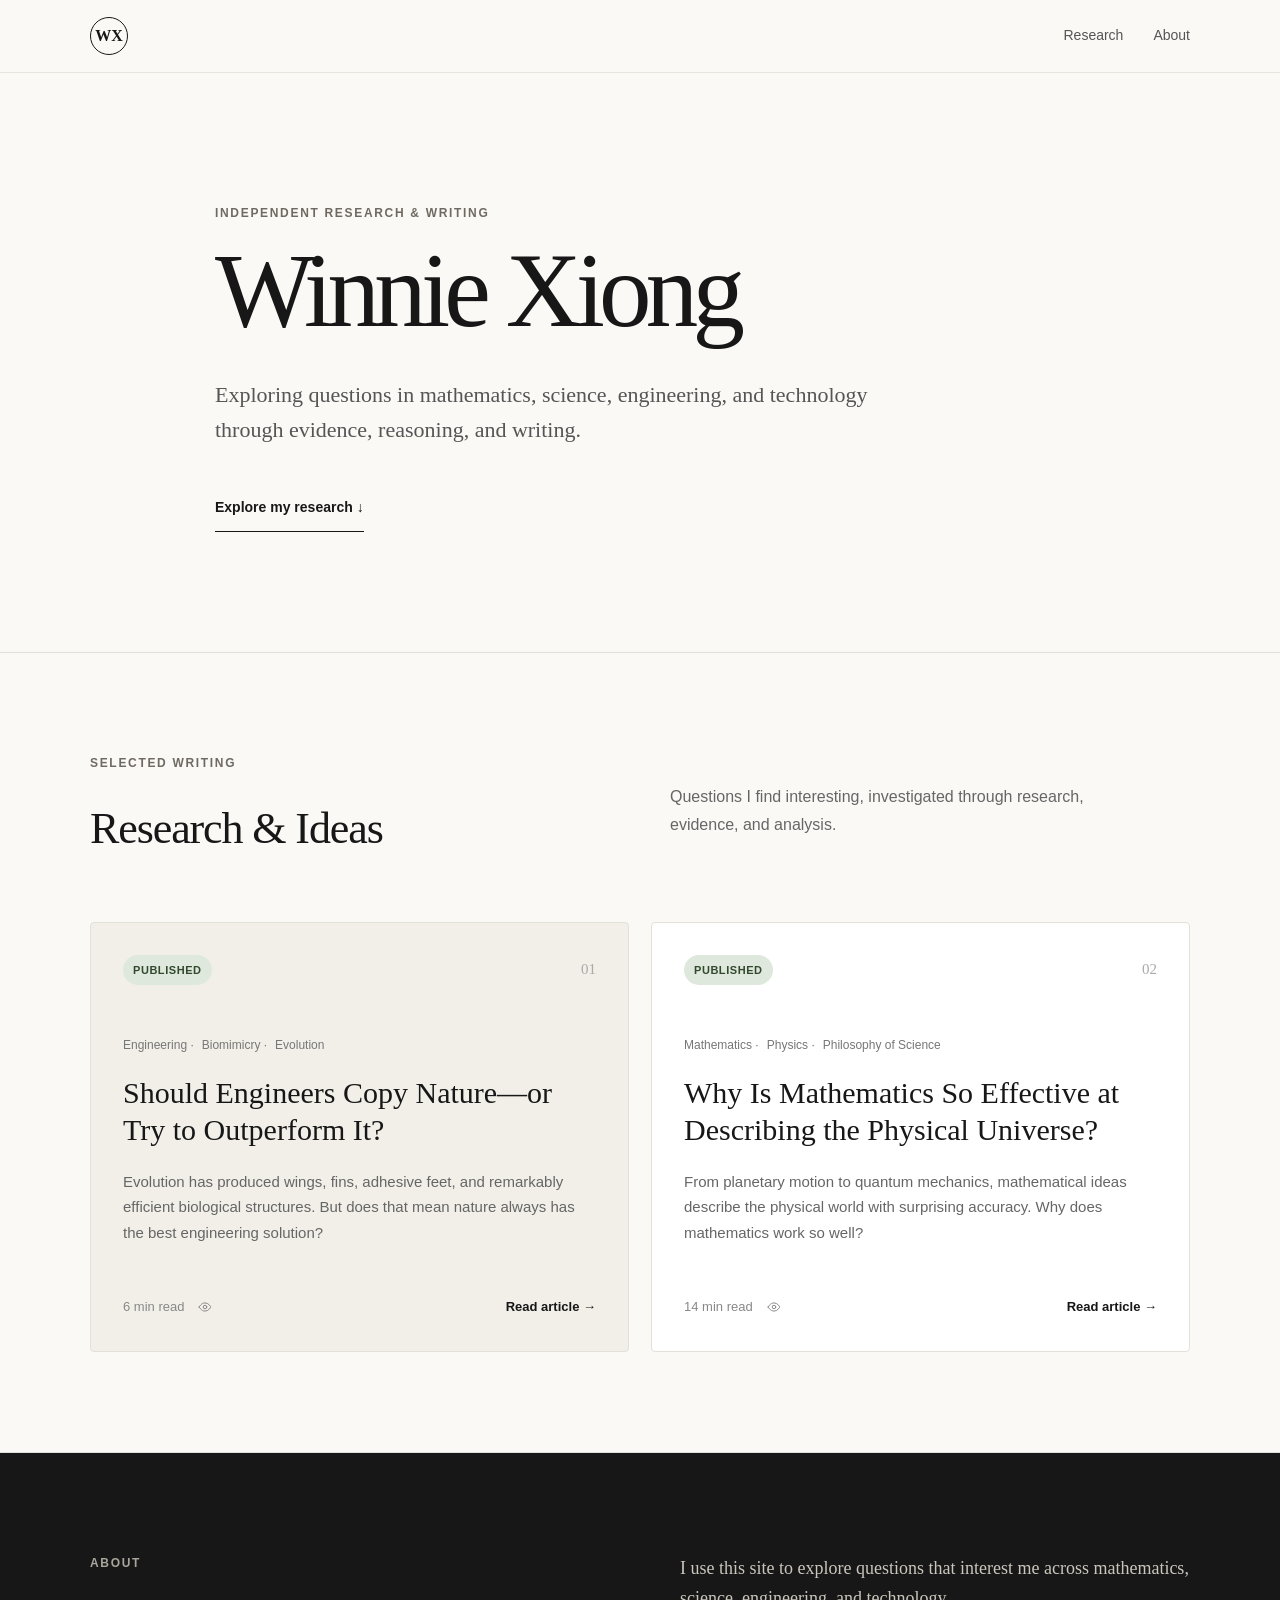
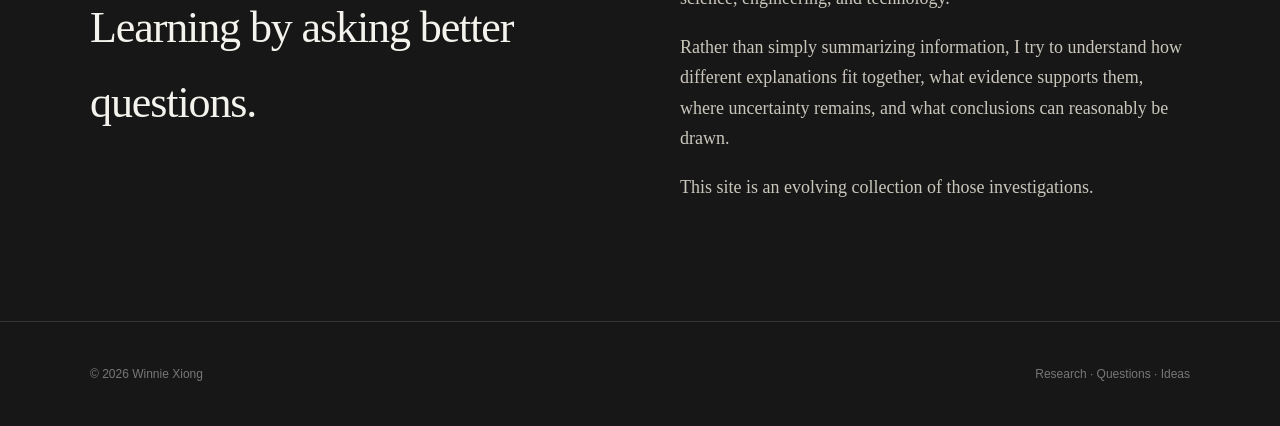
<file: index.html>
<!DOCTYPE html>
<html lang="en">

<head>
  <meta charset="UTF-8">
  <meta name="viewport" content="width=device-width, initial-scale=1.0">
  <meta name="google-site-verification" content="34hgSMpipDm6D7_AFcHOH1ztGL6oUWR7RAYFdUmT0Kc" />
  <meta
    name="description"
    content="Independent research and writing by Winnie Xiong in mathematics, science, engineering, and technology."
  >

  <title>Winnie Xiong | Research & Writing</title>

  <link rel="stylesheet" href="style.css">
  <style>
    .article-card-details {
      display: inline-flex;
      align-items: center;
      gap: 14px;
      flex-wrap: wrap;
    }
    .article-card-views {
      display: inline-flex;
      align-items: center;
      gap: 6px;
      color: #888;
      white-space: nowrap;
    }
  </style>
</head>
<script
  data-goatcounter="https://wxresearch.goatcounter.com/count"
  async
  src="https://gc.zgo.at/count.js">
</script>
<body>

  <header class="site-header">
    <div class="container nav-container">

      <a class="logo" href="index.html">WX</a>

      <nav>
        <a href="#research">Research</a>
        <a href="#about">About</a>
      </nav>

    </div>
  </header>


  <main>

    <!-- HERO -->

    <section class="hero">
      <div class="container hero-content">

        <p class="eyebrow">Independent Research & Writing</p>

        <h1>
          Winnie Xiong
        </h1>

        <p class="hero-description">
          Exploring questions in mathematics, science, engineering,
          and technology through evidence, reasoning, and writing.
        </p>

        <a class="button" href="#research">
          Explore my research ↓
        </a>

      </div>
    </section>


    <!-- RESEARCH -->

    <section class="section" id="research">

      <div class="container">

        <div class="section-heading">

          <div>
            <p class="eyebrow">Selected Writing</p>
            <h2>Research & Ideas</h2>
          </div>

          <p class="section-intro">
            Questions I find interesting, investigated through research,
            evidence, and analysis.
          </p>

        </div>


        <div class="research-grid">

          <!-- BIOMIMICRY ARTICLE -->

          <article class="card featured-card">

            <div class="card-top">

              <span class="status published">
                Published
              </span>

              <span class="number">
                01
              </span>

            </div>

            <div class="tags">
              <span>Engineering</span>
              <span>Biomimicry</span>
              <span>Evolution</span>
            </div>

            <h3>
              <a href="articles/biomimicry.html">
                Should Engineers Copy Nature—or Try to Outperform It?
              </a>
            </h3>

            <p>
              Evolution has produced wings, fins, adhesive feet, and
              remarkably efficient biological structures. But does that
              mean nature always has the best engineering solution?
            </p>

            <div class="card-footer">

              <span class="article-card-details">
                <span>6 min read</span>
                <span class="article-card-views" id="biomimicry-home-views" hidden>
                  <svg aria-hidden="true" width="14" height="14" viewBox="0 0 24 24"
                       fill="none" stroke="currentColor" stroke-width="1.7"
                       stroke-linecap="round" stroke-linejoin="round">
                    <path d="M2 12s3.5-7 10-7 10 7 10 7-3.5 7-10 7S2 12 2 12Z"></path>
                    <circle cx="12" cy="12" r="3"></circle>
                  </svg>
                  <span id="biomimicry-home-count"></span>
                </span>
              </span>

              <a
                class="read-link"
                href="articles/biomimicry.html"
              >
                Read article →
              </a>

            </div>

          </article>


          <!-- MATHEMATICS ARTICLE -->

          <article class="card">

            <div class="card-top">

              <span class="status published">
                Published
              </span>

              <span class="number">
                02
              </span>

            </div>

            <div class="tags">
              <span>Mathematics</span>
              <span>Physics</span>
              <span>Philosophy of Science</span>
            </div>

            <h3>
              <a href="articles/mathematics.html">
                Why Is Mathematics So Effective at Describing the Physical Universe?
              </a>
            </h3>

            <p>
              From planetary motion to quantum mechanics, mathematical ideas
              describe the physical world with surprising accuracy. Why does
              mathematics work so well?
            </p>

            <div class="card-footer">

              <span class="article-card-details">
                <span>14 min read</span>
                <span class="article-card-views" id="mathematics-home-views" hidden>
                  <svg aria-hidden="true" width="14" height="14" viewBox="0 0 24 24"
                       fill="none" stroke="currentColor" stroke-width="1.7"
                       stroke-linecap="round" stroke-linejoin="round">
                    <path d="M2 12s3.5-7 10-7 10 7 10 7-3.5 7-10 7S2 12 2 12Z"></path>
                    <circle cx="12" cy="12" r="3"></circle>
                  </svg>
                  <span id="mathematics-home-count"></span>
                </span>
              </span>

              <a class="read-link" href="articles/mathematics.html">
                Read article →
              </a>

            </div>

          </article>

        </div>

      </div>

    </section>


    <!-- ABOUT -->

    <section class="section about-section" id="about">

      <div class="container about-grid">

        <div>
          <p class="eyebrow">About</p>
          <h2>Learning by asking better questions.</h2>
        </div>

        <div class="about-text">

          <p>
            I use this site to explore questions that interest me across
            mathematics, science, engineering, and technology.
          </p>

          <p>
            Rather than simply summarizing information, I try to understand
            how different explanations fit together, what evidence supports
            them, where uncertainty remains, and what conclusions can
            reasonably be drawn.
          </p>

          <p>
            This site is an evolving collection of those investigations.
          </p>

        </div>

      </div>

    </section>

  </main>


  <footer>

    <div class="container footer-content">

      <p>
        © 2026 Winnie Xiong
      </p>

      <p>
        Research · Questions · Ideas
      </p>

    </div>

  </footer>

  <script>
    window.addEventListener("load", async function () {
      const wrapper = document.getElementById("biomimicry-home-views");
      const counter = document.getElementById("biomimicry-home-count");
      try {
        const articlePath = "/articles/biomimicry.html";
        const endpoint = "https://wxresearch.goatcounter.com/counter/" +
          encodeURIComponent(articlePath) + ".json";
        const response = await fetch(endpoint);
        if (!response.ok) throw new Error("View count unavailable");
        const data = await response.json();
        if (data.count == null) throw new Error("Missing view count");
        counter.textContent = data.count + " views";
        wrapper.hidden = false;
      } catch (error) {
        // Keep the card clean if the public counter is unavailable.
      }
    });
    window.addEventListener("load", async function () {
      const wrapper = document.getElementById("mathematics-home-views");
      const counter = document.getElementById("mathematics-home-count");
      try {
        const articlePath = "/articles/mathematics.html";
        const endpoint = "https://wxresearch.goatcounter.com/counter/" +
          encodeURIComponent(articlePath) + ".json";
        const response = await fetch(endpoint);
        if (!response.ok) throw new Error("View count unavailable");
        const data = await response.json();
        if (data.count == null) throw new Error("Missing view count");
        counter.textContent = data.count + " views";
        wrapper.hidden = false;
      } catch (error) {
        // Keep the card clean if the public counter is unavailable.
      }
    });
  </script>
</body>

</html>
</file>
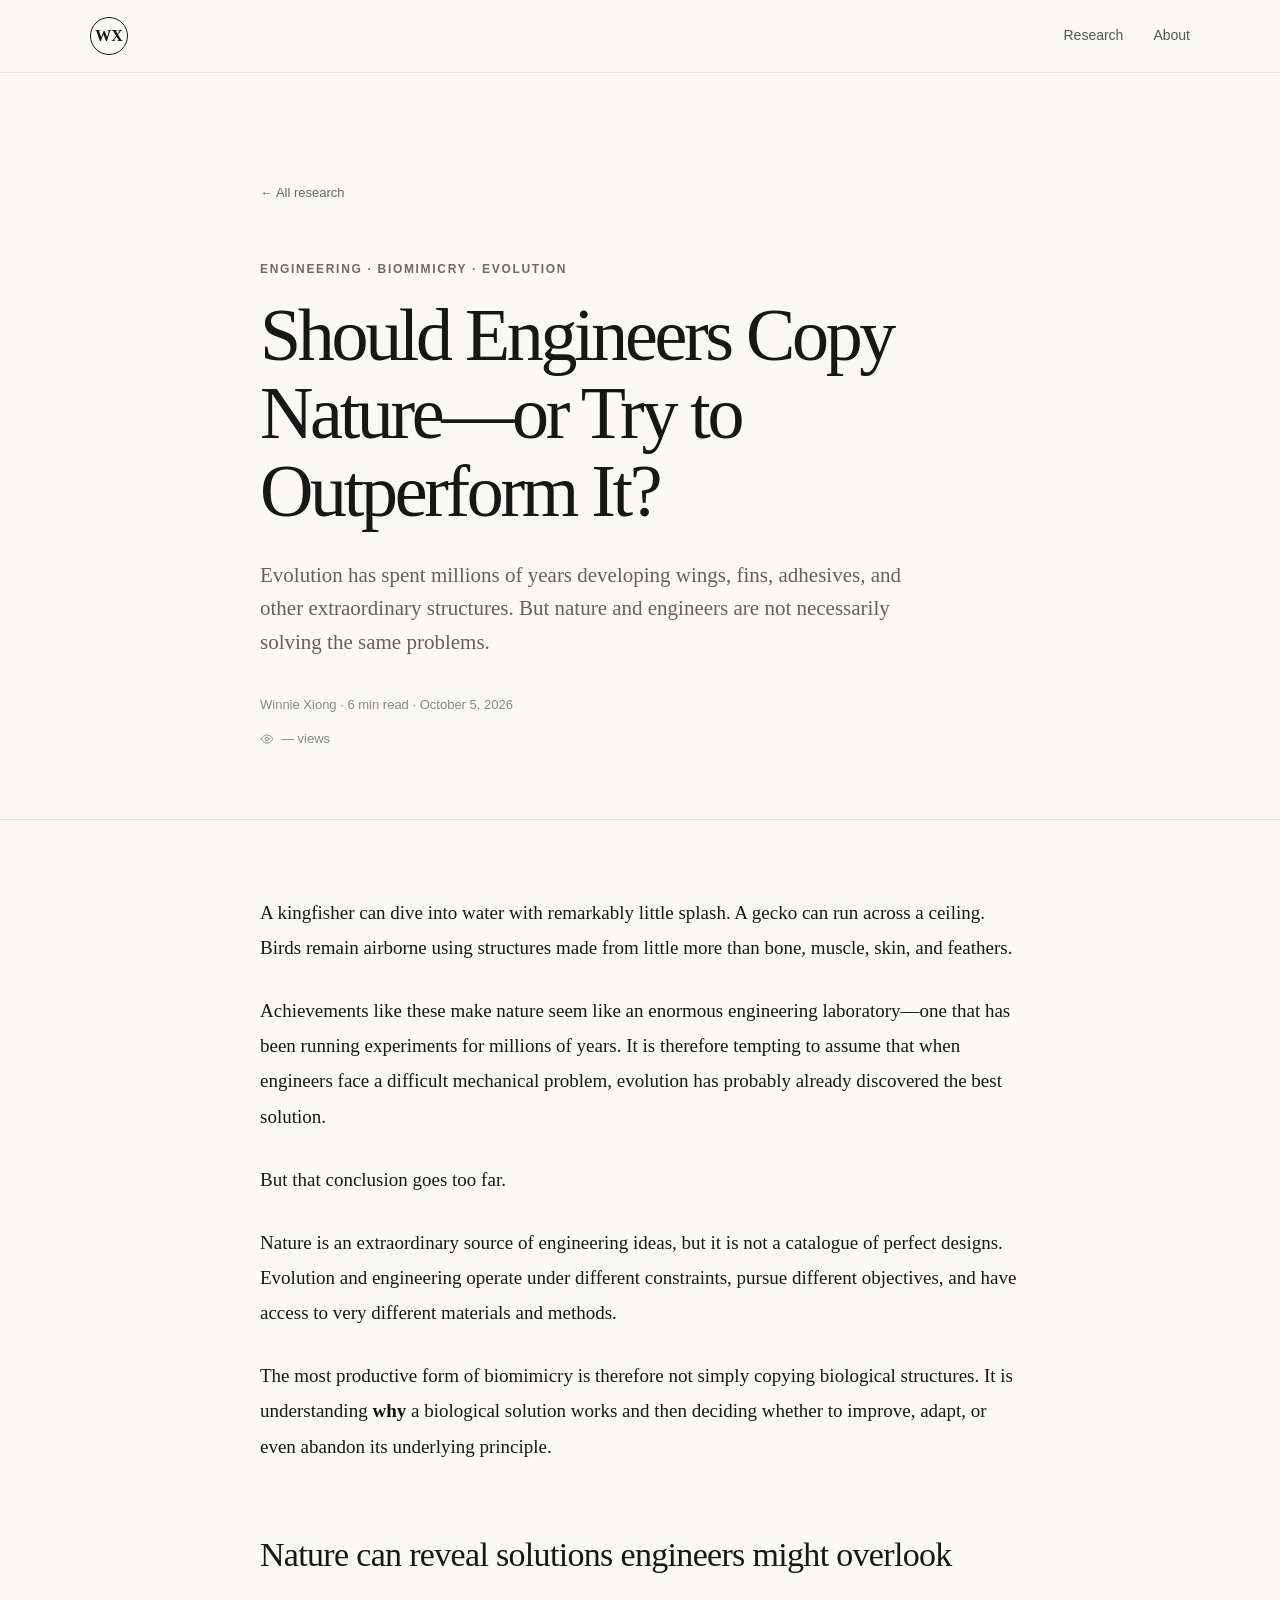
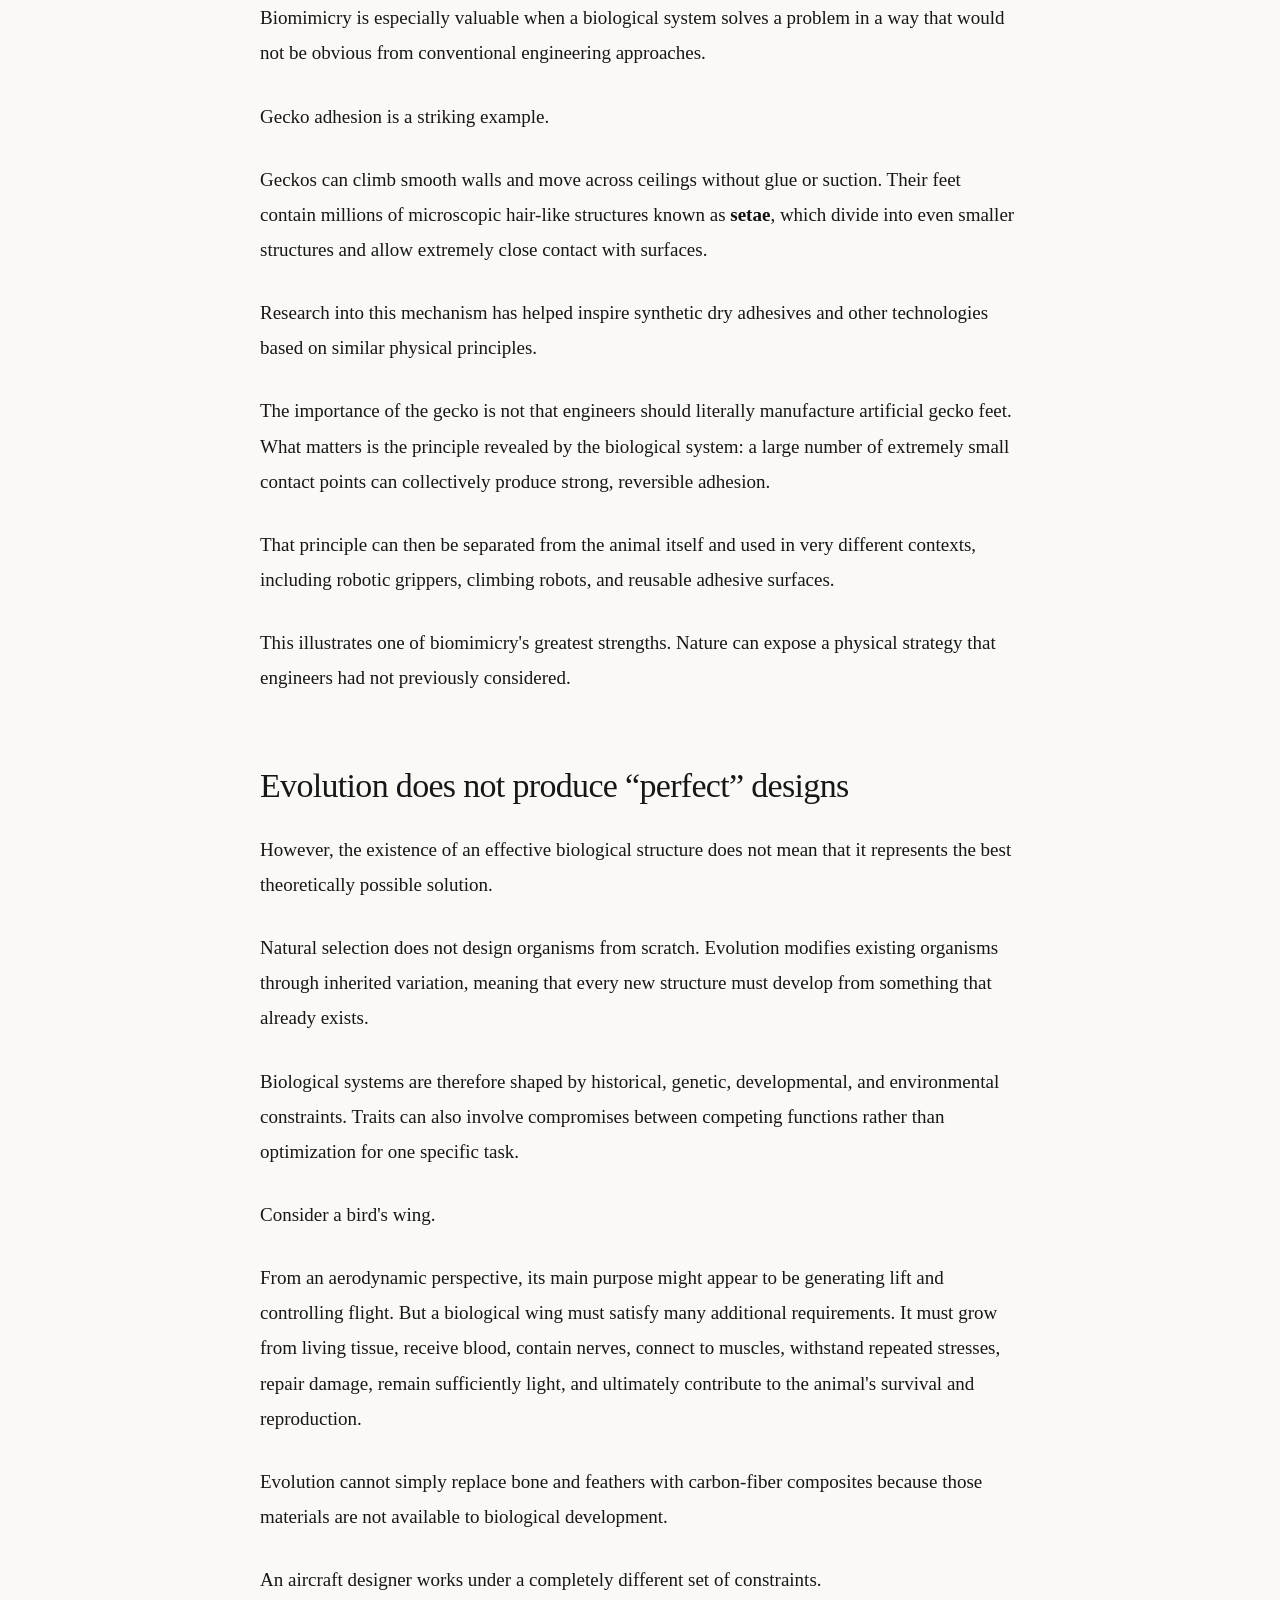
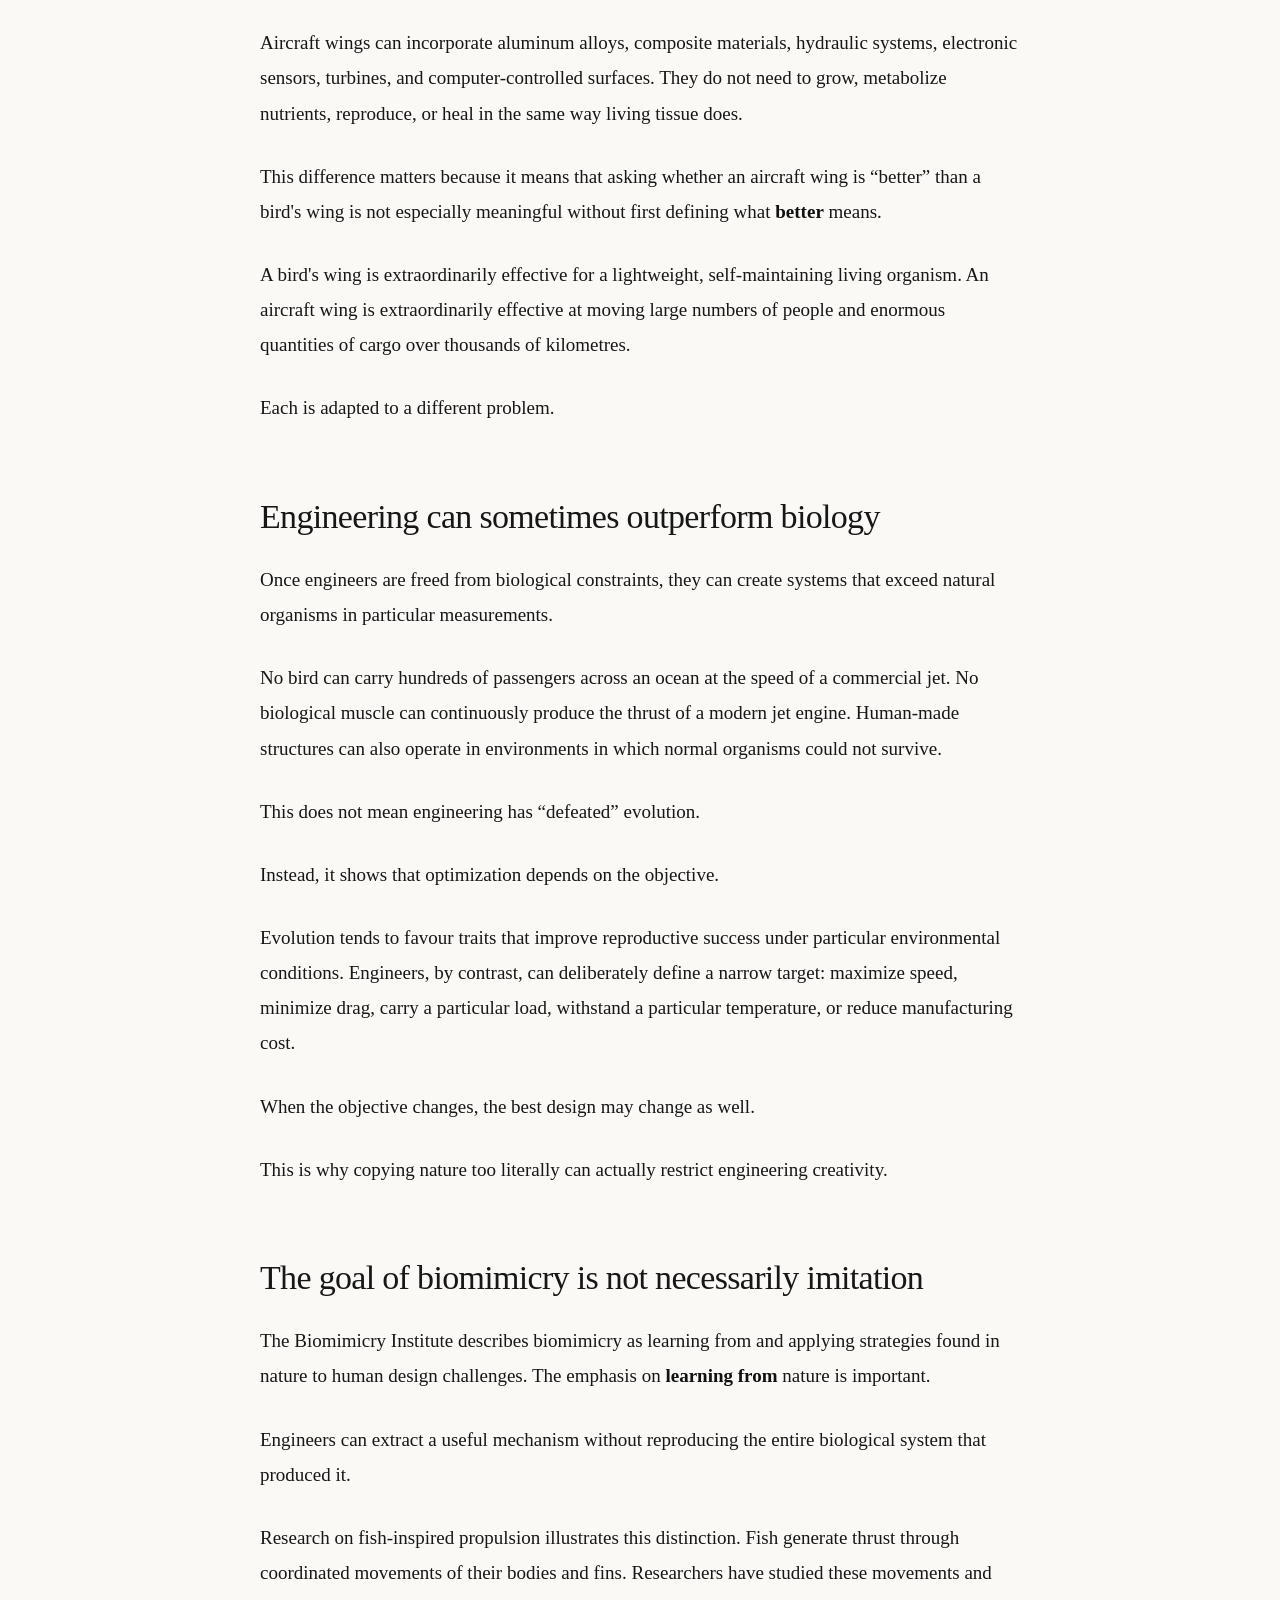
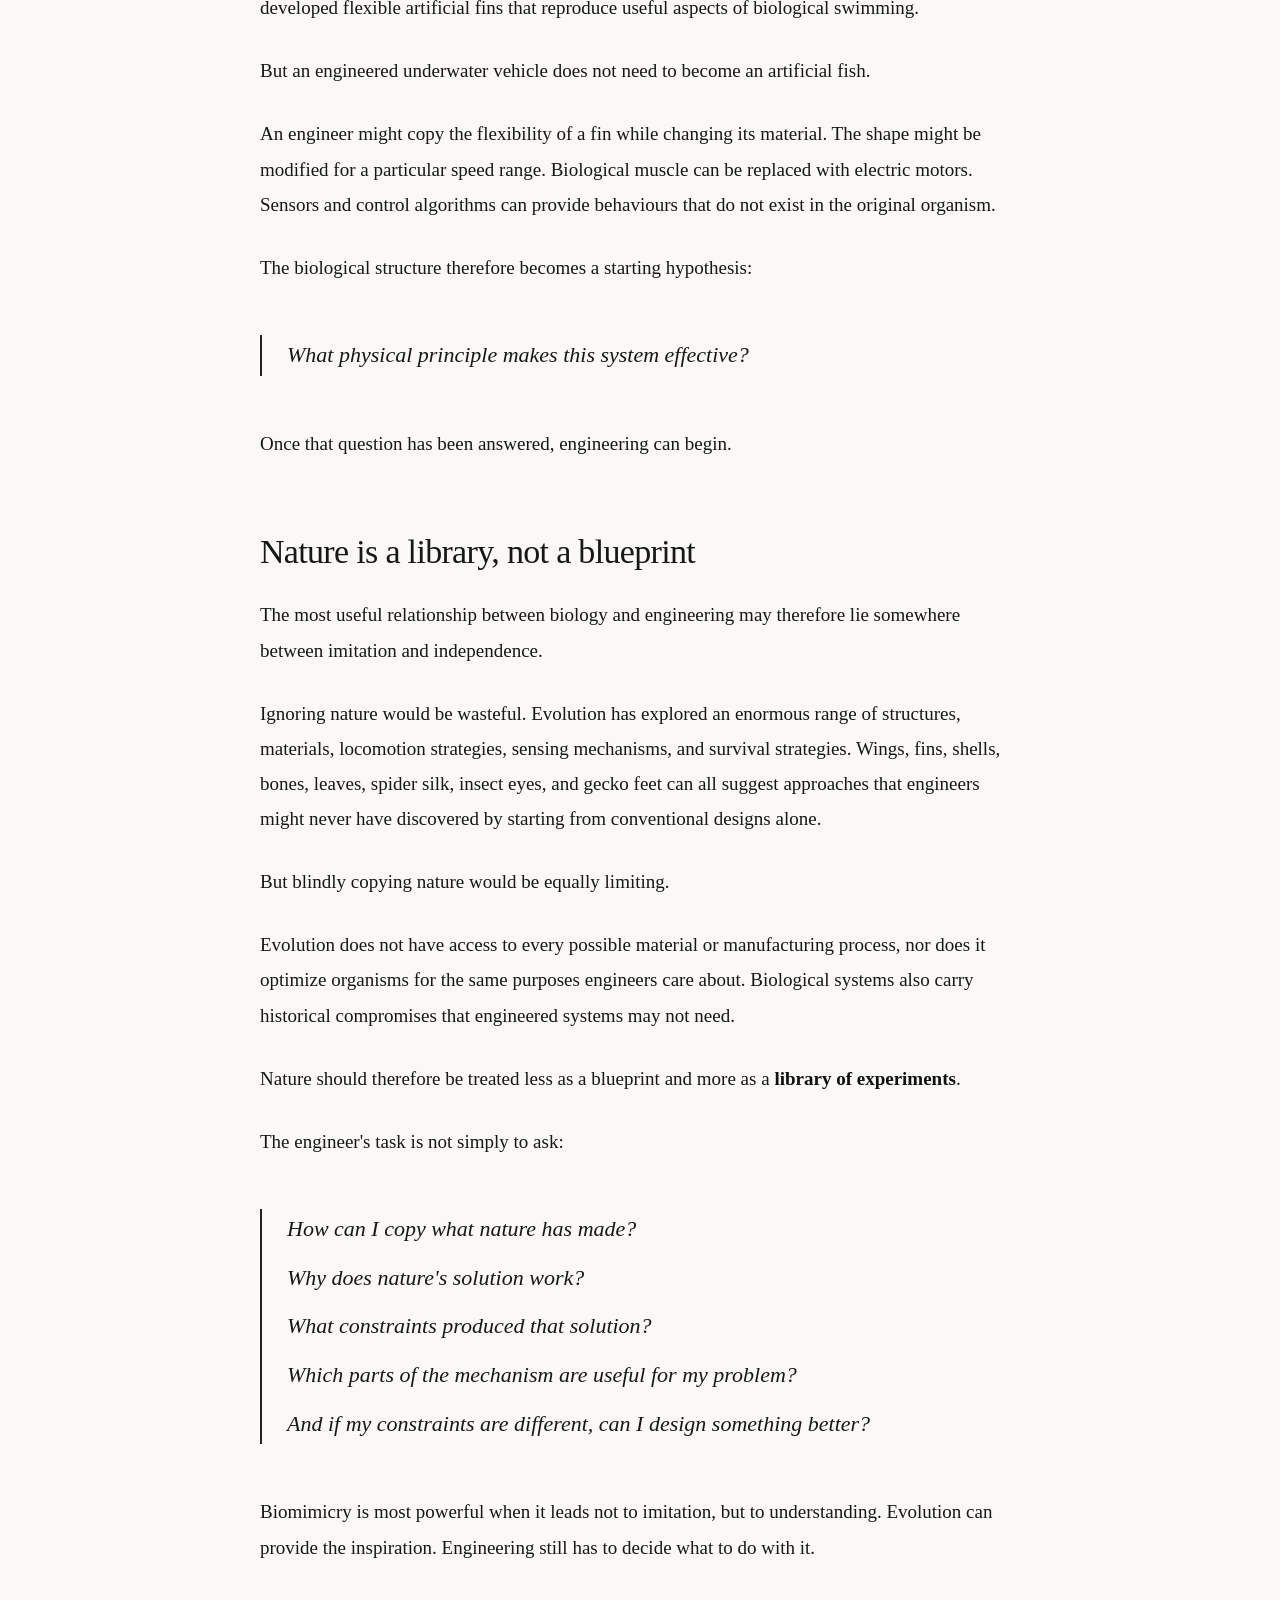
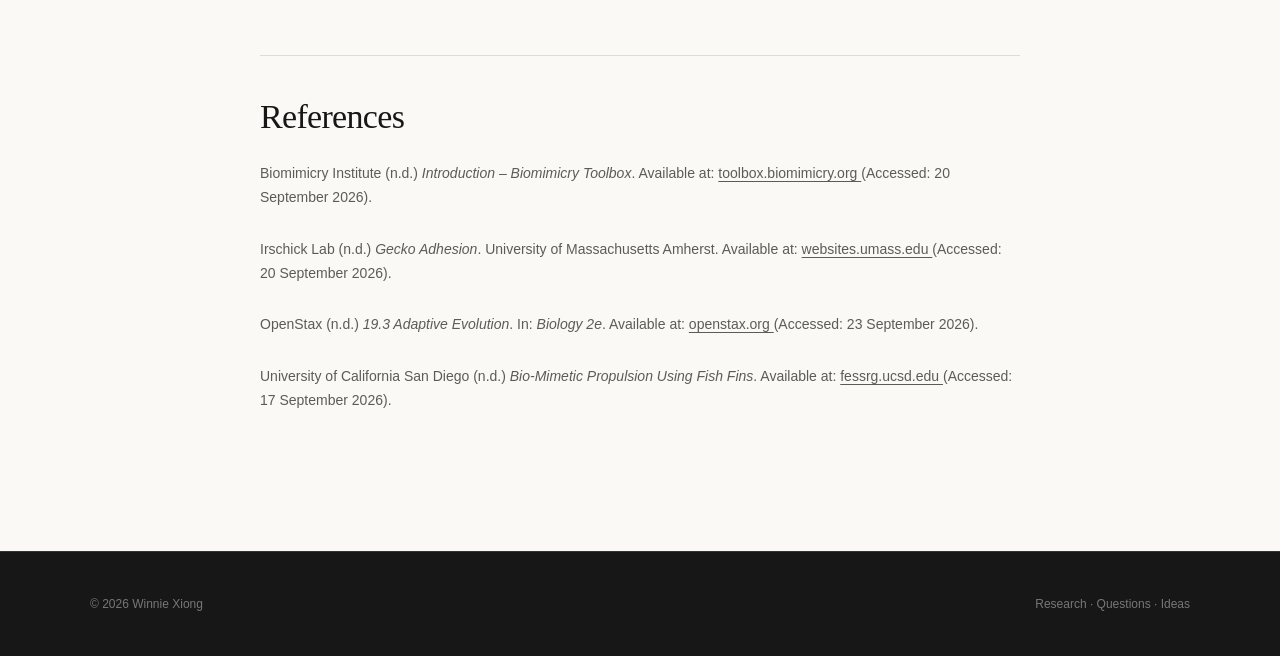
<file: articles/biomimicry.html>
<!DOCTYPE html>
<html lang="en">

<head>
  <meta charset="UTF-8">

  <meta
    name="viewport"
    content="width=device-width, initial-scale=1.0"
  >

  <meta
    name="description"
    content="Should engineers copy nature or can human-designed technology outperform biological evolution?"
  >

  <title>
    Should Engineers Copy Nature? | Winnie Xiong
  </title>

  <link rel="stylesheet" href="../style.css">

  <style>

    .article-header {
      padding: 105px 0 70px;
      border-bottom: 1px solid #e2dfd8;
    }

    .article-container {
      max-width: 760px;
      margin: 0 auto;
    }

    .back-link {
      display: inline-block;

      margin-bottom: 55px;

      color: #666;

      font-size: 13px;

      text-decoration: none;
    }

    .back-link:hover {
      color: #111;
    }

    .article-header h1 {
      margin: 16px 0 28px;

      font-family: Georgia, "Times New Roman", serif;

      font-size: clamp(46px, 7vw, 74px);

      font-weight: 400;

      line-height: 1.05;

      letter-spacing: -0.045em;
    }

    .article-subtitle {
      max-width: 680px;

      color: #64615b;

      font-family: Georgia, serif;

      font-size: 21px;

      line-height: 1.6;
    }

    .article-meta {
      margin-top: 35px;

      color: #888;

      font-size: 13px;
    }
    
    .article-views {
      display: flex;
      align-items: center;
      gap: 7px;
      margin: 12px 0 0;
      color: #888;
      font-size: 13px;
      line-height: 1.5;
    }

    .article-views svg {
      flex: none;
    }

    .article-body {
      padding: 75px 0 110px;
    }

    .article-body p {
      margin: 0 0 28px;

      font-family: Georgia, "Times New Roman", serif;

      font-size: 19px;

      line-height: 1.85;
    }

    .article-body h2 {
      margin: 70px 0 24px;

      font-family: Georgia, "Times New Roman", serif;

      font-size: 34px;

      font-weight: 400;

      line-height: 1.25;

      letter-spacing: -0.02em;
    }

    .article-body strong {
      color: #111;
    }

    .question-block {
      margin: 50px 0;

      padding-left: 25px;

      border-left: 2px solid #222;
    }

    .question-block p {
      margin: 8px 0;

      font-size: 22px;

      font-style: italic;
    }

    .references {
      margin-top: 90px;

      padding-top: 40px;

      border-top: 1px solid #dedbd4;
    }

    .references h2 {
      margin-top: 0;
    }

    .references p {
      color: #5f5b54;

      font-family:
        Inter,
        -apple-system,
        BlinkMacSystemFont,
        "Segoe UI",
        sans-serif;

      font-size: 14px;

      line-height: 1.7;
    }

    .references a {
      text-decoration-thickness: 1px;
      text-underline-offset: 3px;
    }

    @media (max-width: 750px) {

      .article-container {
        width: calc(100% - 32px);
      }

      .article-header {
        padding-top: 75px;
      }

      .article-body p {
        font-size: 18px;
      }

    }

  </style>
</head>


<body>

  <header class="site-header">

    <div class="container nav-container">

      <a class="logo" href="../index.html">
        WX
      </a>

      <nav>
        <a href="../index.html#research">Research</a>
        <a href="../index.html#about">About</a>
      </nav>

    </div>

  </header>


  <main>

    <header class="article-header">

      <div class="article-container">

        <a
          class="back-link"
          href="../index.html"
        >
          ← All research
        </a>

        <p class="eyebrow">
          Engineering · Biomimicry · Evolution
        </p>

        <h1>
          Should Engineers Copy Nature—or Try to Outperform It?
        </h1>

        <p class="article-subtitle">
          Evolution has spent millions of years developing wings,
          fins, adhesives, and other extraordinary structures.
          But nature and engineers are not necessarily solving
          the same problems.
        </p>

        <p class="article-meta">
          Winnie Xiong · 6 min read ·
          <time datetime="2026-10-05">October 5, 2026</time>
        </p>
        <p class="article-views" aria-label="Article page views">
          <svg aria-hidden="true" width="14" height="14" viewBox="0 0 24 24"
               fill="none" stroke="currentColor" stroke-width="1.7"
               stroke-linecap="round" stroke-linejoin="round">
            <path d="M2 12s3.5-7 10-7 10 7 10 7-3.5 7-10 7S2 12 2 12Z"></path>
            <circle cx="12" cy="12" r="3"></circle>
          </svg>
          <span id="article-views-count">— views</span>
        </p>
      </div>

    </header>


    <article class="article-body">

      <div class="article-container">

        <p>
          A kingfisher can dive into water with remarkably little splash.
          A gecko can run across a ceiling. Birds remain airborne using
          structures made from little more than bone, muscle, skin,
          and feathers.
        </p>

        <p>
          Achievements like these make nature seem like an enormous
          engineering laboratory—one that has been running experiments
          for millions of years. It is therefore tempting to assume that
          when engineers face a difficult mechanical problem, evolution
          has probably already discovered the best solution.
        </p>

        <p>
          But that conclusion goes too far.
        </p>

        <p>
          Nature is an extraordinary source of engineering ideas, but
          it is not a catalogue of perfect designs. Evolution and
          engineering operate under different constraints, pursue
          different objectives, and have access to very different
          materials and methods.
        </p>

        <p>
          The most productive form of biomimicry is therefore not simply
          copying biological structures. It is understanding
          <strong>why</strong> a biological solution works and then
          deciding whether to improve, adapt, or even abandon its underlying principle.
        </p>


        <h2>
          Nature can reveal solutions engineers might overlook
        </h2>

        <p>
          Biomimicry is especially valuable when a biological system
          solves a problem in a way that would not be obvious from
          conventional engineering approaches.
        </p>

        <p>
          Gecko adhesion is a striking example.
        </p>

        <p>
          Geckos can climb smooth walls and move across ceilings without
          glue or suction. Their feet contain millions of microscopic
          hair-like structures known as <strong>setae</strong>, which
          divide into even smaller structures and allow extremely close
          contact with surfaces.
        </p>

        <p>
          Research into this mechanism has helped inspire synthetic dry
          adhesives and other technologies based on similar physical
          principles.
        </p>

        <p>
          The importance of the gecko is not that engineers should
          literally manufacture artificial gecko feet. What matters is
          the principle revealed by the biological system: a large number
          of extremely small contact points can collectively produce
          strong, reversible adhesion.
        </p>

        <p>
          That principle can then be separated from the animal itself
          and used in very different contexts, including robotic
          grippers, climbing robots, and reusable adhesive surfaces.
        </p>

        <p>
          This illustrates one of biomimicry's greatest strengths.
          Nature can expose a physical strategy that engineers had
          not previously considered.
        </p>


        <h2>
          Evolution does not produce “perfect” designs
        </h2>

        <p>
          However, the existence of an effective biological structure
          does not mean that it represents the best theoretically
          possible solution.
        </p>

        <p>
          Natural selection does not design organisms from scratch.
          Evolution modifies existing organisms through inherited
          variation, meaning that every new structure must develop
          from something that already exists.
        </p>

        <p>
          Biological systems are therefore shaped by historical,
          genetic, developmental, and environmental constraints.
          Traits can also involve compromises between competing
          functions rather than optimization for one specific task.
        </p>

        <p>
          Consider a bird's wing.
        </p>

        <p>
          From an aerodynamic perspective, its main purpose might
          appear to be generating lift and controlling flight. But a
          biological wing must satisfy many additional requirements.
          It must grow from living tissue, receive blood, contain nerves,
          connect to muscles, withstand repeated stresses, repair damage,
          remain sufficiently light, and ultimately contribute to the
          animal's survival and reproduction.
        </p>

        <p>
          Evolution cannot simply replace bone and feathers with
          carbon-fiber composites because those materials are not
          available to biological development.
        </p>

        <p>
          An aircraft designer works under a completely different set
          of constraints.
        </p>

        <p>
          Aircraft wings can incorporate aluminum alloys, composite
          materials, hydraulic systems, electronic sensors, turbines,
          and computer-controlled surfaces. They do not need to grow,
          metabolize nutrients, reproduce, or heal in the same way
          living tissue does.
        </p>

        <p>
          This difference matters because it means that asking whether
          an aircraft wing is “better” than a bird's wing is not
          especially meaningful without first defining what
          <strong>better</strong> means.
        </p>

        <p>
          A bird's wing is extraordinarily effective for a lightweight,
          self-maintaining living organism. An aircraft wing is
          extraordinarily effective at moving large numbers of people
          and enormous quantities of cargo over thousands of kilometres.
        </p>

        <p>
          Each is adapted to a different problem.
        </p>


        <h2>
          Engineering can sometimes outperform biology
        </h2>

        <p>
          Once engineers are freed from biological constraints, they
          can create systems that exceed natural organisms in particular
          measurements.
        </p>

        <p>
          No bird can carry hundreds of passengers across an ocean at
          the speed of a commercial jet. No biological muscle can
          continuously produce the thrust of a modern jet engine.
          Human-made structures can also operate in environments in
          which normal organisms could not survive.
        </p>

        <p>
          This does not mean engineering has “defeated” evolution.
        </p>

        <p>
          Instead, it shows that optimization depends on the objective.
        </p>

        <p>
          Evolution tends to favour traits that improve reproductive
          success under particular environmental conditions. Engineers,
          by contrast, can deliberately define a narrow target: maximize
          speed, minimize drag, carry a particular load, withstand a
          particular temperature, or reduce manufacturing cost.
        </p>

        <p>
          When the objective changes, the best design may change as well.
        </p>

        <p>
          This is why copying nature too literally can actually restrict
          engineering creativity.
        </p>


        <h2>
          The goal of biomimicry is not necessarily imitation
        </h2>

        <p>
          The Biomimicry Institute describes biomimicry as learning from
          and applying strategies found in nature to human design
          challenges. The emphasis on <strong>learning from</strong>
          nature is important.
        </p>

        <p>
          Engineers can extract a useful mechanism without reproducing
          the entire biological system that produced it.
        </p>

        <p>
          Research on fish-inspired propulsion illustrates this
          distinction. Fish generate thrust through coordinated
          movements of their bodies and fins. Researchers have studied
          these movements and developed flexible artificial fins that
          reproduce useful aspects of biological swimming.
        </p>

        <p>
          But an engineered underwater vehicle does not need to become
          an artificial fish.
        </p>

        <p>
          An engineer might copy the flexibility of a fin while changing
          its material. The shape might be modified for a particular
          speed range. Biological muscle can be replaced with electric
          motors. Sensors and control algorithms can provide behaviours
          that do not exist in the original organism.
        </p>

        <p>
          The biological structure therefore becomes a starting
          hypothesis:
        </p>

        <div class="question-block">
          <p>
            What physical principle makes this system effective?
          </p>
        </div>

        <p>
          Once that question has been answered, engineering can begin.
        </p>


        <h2>
          Nature is a library, not a blueprint
        </h2>

        <p>
          The most useful relationship between biology and engineering
          may therefore lie somewhere between imitation and independence.
        </p>

        <p>
          Ignoring nature would be wasteful. Evolution has explored an
          enormous range of structures, materials, locomotion strategies,
          sensing mechanisms, and survival strategies. Wings, fins,
          shells, bones, leaves, spider silk, insect eyes, and gecko feet
          can all suggest approaches that engineers might never have
          discovered by starting from conventional designs alone.
        </p>

        <p>
          But blindly copying nature would be equally limiting.
        </p>

        <p>
          Evolution does not have access to every possible material or
          manufacturing process, nor does it optimize organisms for the
          same purposes engineers care about. Biological systems also
          carry historical compromises that engineered systems may
          not need.
        </p>

        <p>
          Nature should therefore be treated less as a blueprint and
          more as a <strong>library of experiments</strong>.
        </p>

        <p>
          The engineer's task is not simply to ask:
        </p>

        <div class="question-block">

          <p>
            How can I copy what nature has made?
          </p>

          <p>
            Why does nature's solution work?
          </p>

          <p>
            What constraints produced that solution?
          </p>

          <p>
            Which parts of the mechanism are useful for my problem?
          </p>

          <p>
            And if my constraints are different, can I design
            something better?
          </p>

        </div>

        <p>
          Biomimicry is most powerful when it leads not to imitation,
          but to understanding. Evolution can provide the inspiration.
          Engineering still has to decide what to do with it.
        </p>


        <section class="references">

          <h2>References</h2>

          <p>
            Biomimicry Institute (n.d.)
            <em>Introduction – Biomimicry Toolbox</em>.
            Available at:
            <a
              href="https://toolbox.biomimicry.org/introduction/"
              target="_blank"
              rel="noopener noreferrer"
            >
              toolbox.biomimicry.org
            </a>
            (Accessed: 20 September 2026).
          </p>

          <p>
            Irschick Lab (n.d.)
            <em>Gecko Adhesion</em>.
            University of Massachusetts Amherst.
            Available at:
            <a
              href="https://websites.umass.edu/irschick/gecko-adhesion/"
              target="_blank"
              rel="noopener noreferrer"
            >
              websites.umass.edu
            </a>
            (Accessed: 20 September 2026).
          </p>

          <p>
            OpenStax (n.d.)
            <em>19.3 Adaptive Evolution</em>.
            In: <em>Biology 2e</em>.
            Available at:
            <a
              href="https://openstax.org/books/biology-2e/pages/19-3-adaptive-evolution"
              target="_blank"
              rel="noopener noreferrer"
            >
              openstax.org
            </a>
            (Accessed: 23 September 2026).
          </p>

          <p>
            University of California San Diego (n.d.)
            <em>Bio-Mimetic Propulsion Using Fish Fins</em>.
            Available at:
            <a
              href="https://fessrg.ucsd.edu/Research/Fish/"
              target="_blank"
              rel="noopener noreferrer"
            >
              fessrg.ucsd.edu
            </a>
            (Accessed: 17 September 2026).
          </p>

        </section>

      </div>

    </article>

  </main>


  <footer>

    <div class="container footer-content">

      <p>
        © 2026 Winnie Xiong
      </p>

      <p>
        Research · Questions · Ideas
      </p>

    </div>

  </footer>
    <script
    data-goatcounter="https://wxresearch.goatcounter.com/count"
    async
    src="https://gc.zgo.at/count.js">
  </script>
  
  <script>
    window.addEventListener("load", async function () {
      const counter = document.getElementById("article-views-count");
      if (!counter) return;

      try {
        const path = window.goatcounter?.get_data?.().p || window.location.pathname;
        const endpoint = "https://wxresearch.goatcounter.com/counter/" +
          encodeURIComponent(path) + ".json";
        const response = await fetch(endpoint);
        if (!response.ok) throw new Error("View count unavailable");
        const data = await response.json();
        if (data.count == null) throw new Error("Missing view count");
        counter.textContent = data.count + " views";
      } catch (error) {
        counter.closest(".article-views").hidden = true;
      }
    });
  </script>
</body>

</html>
</file>
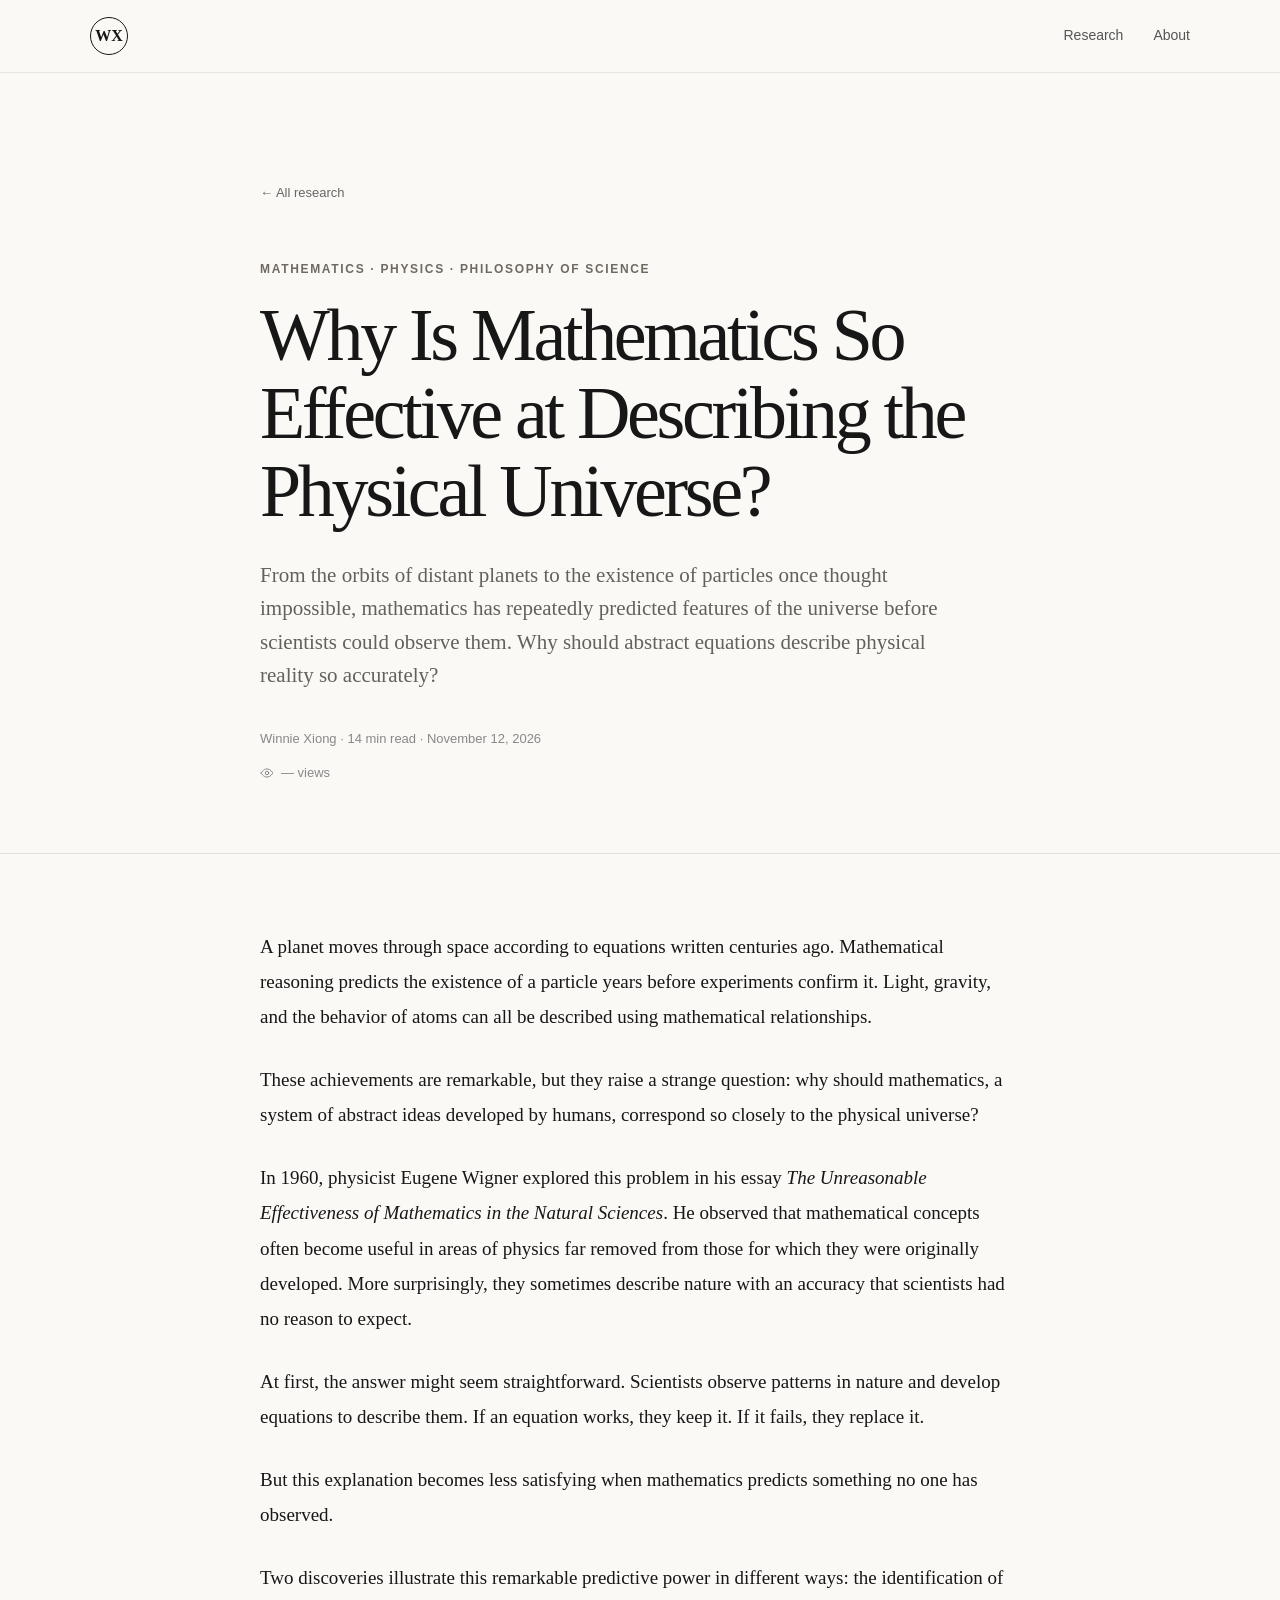
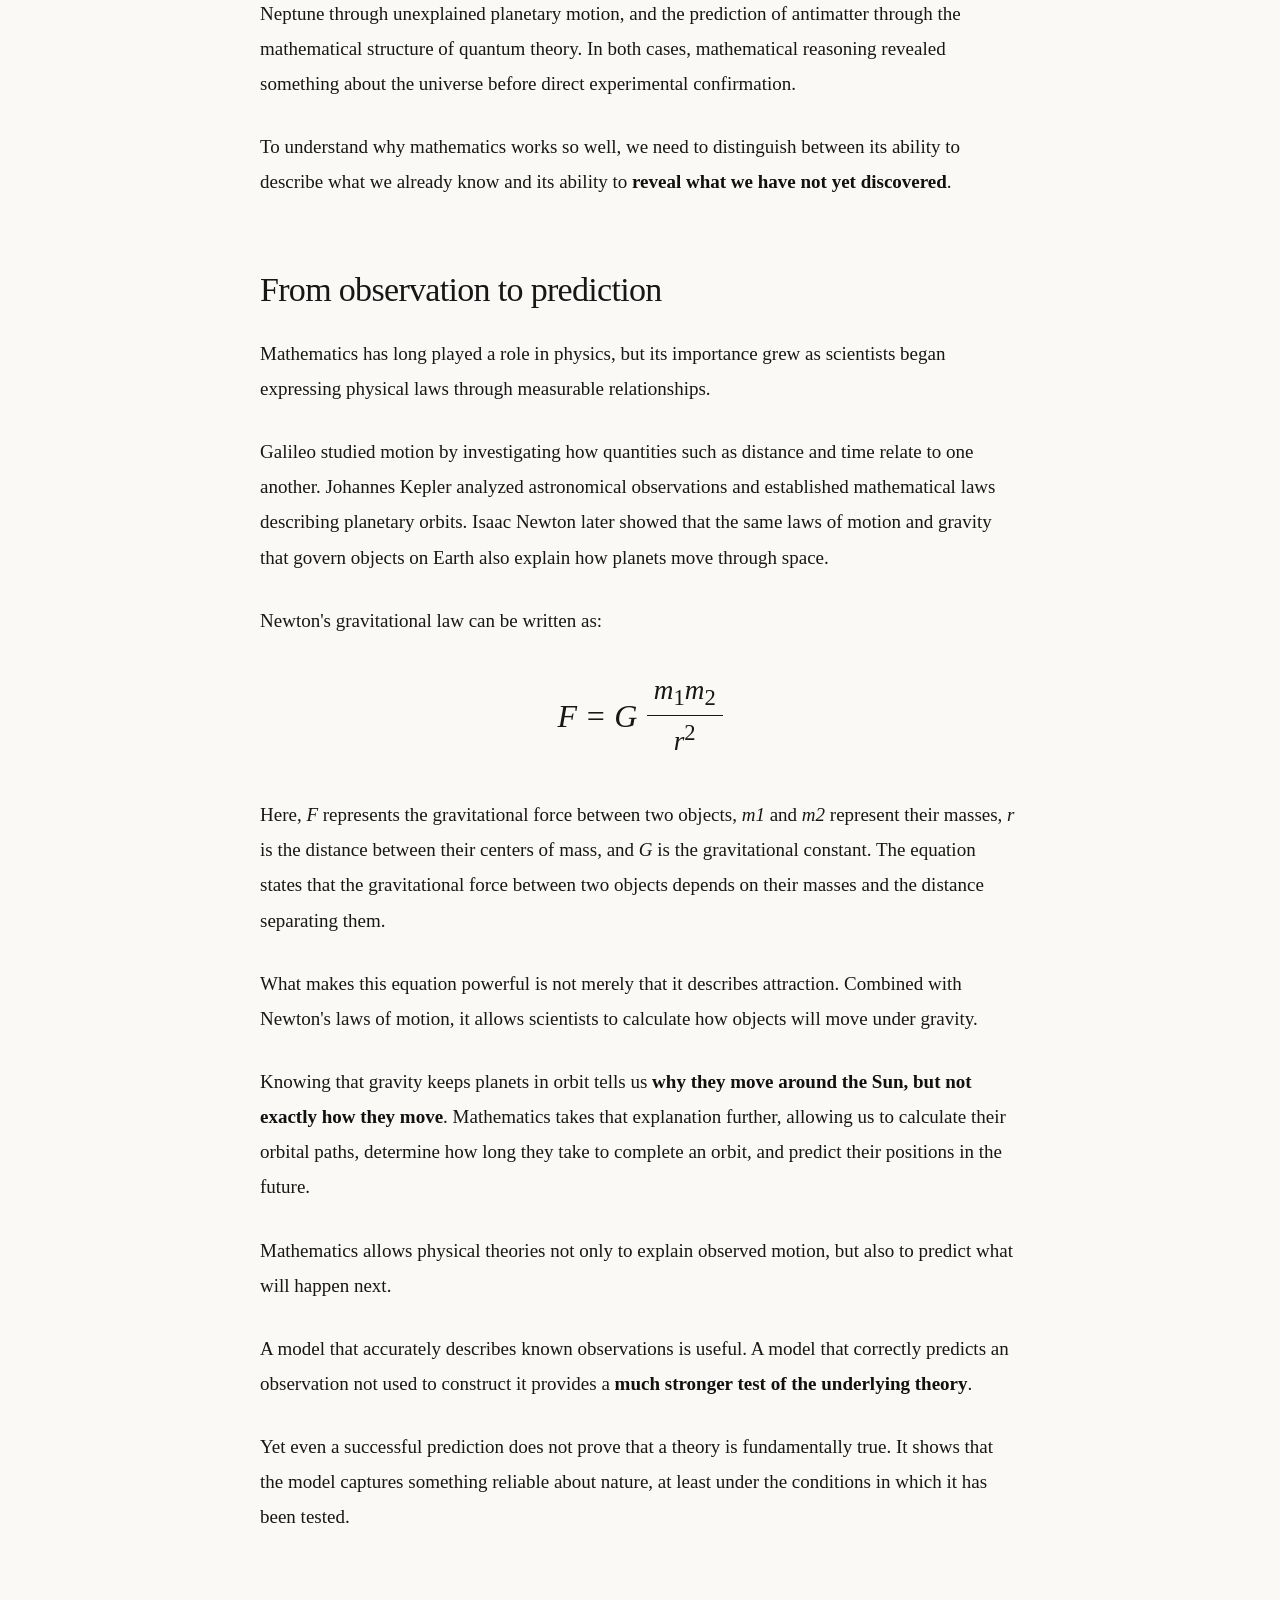
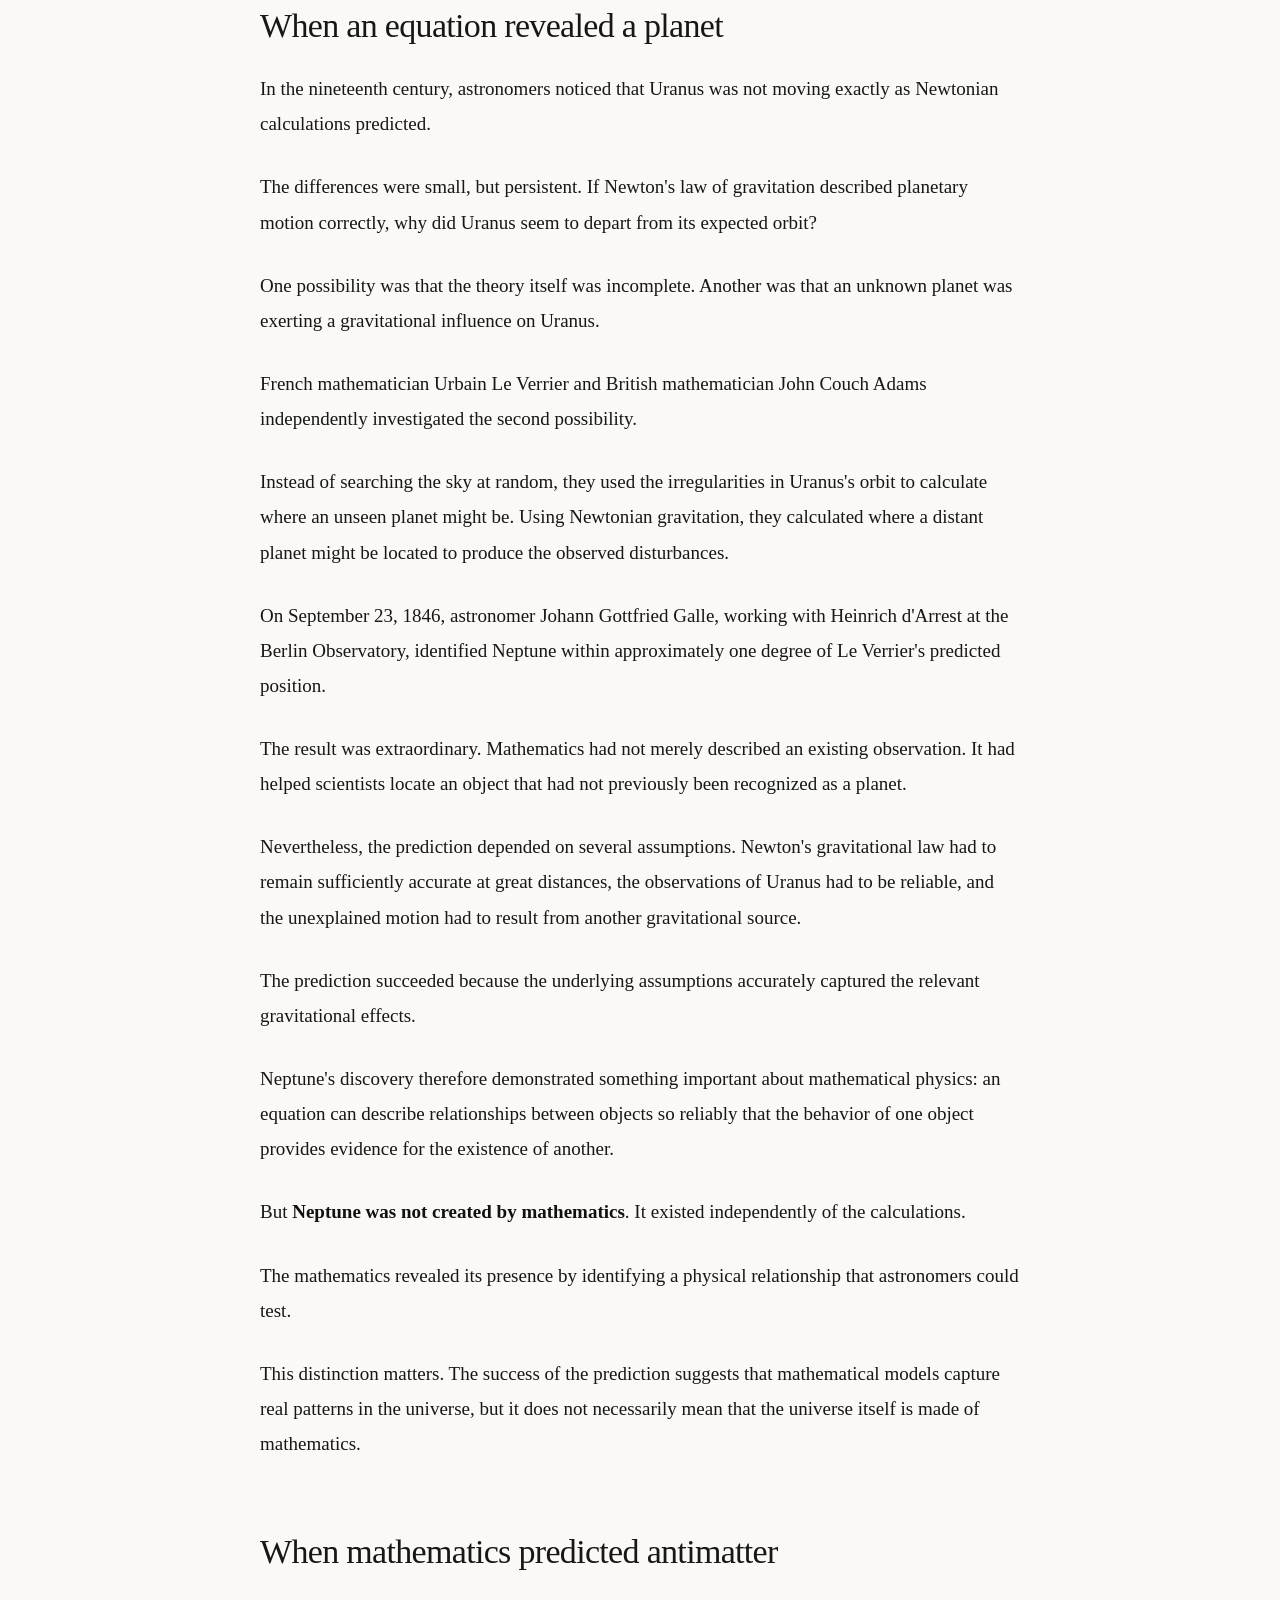
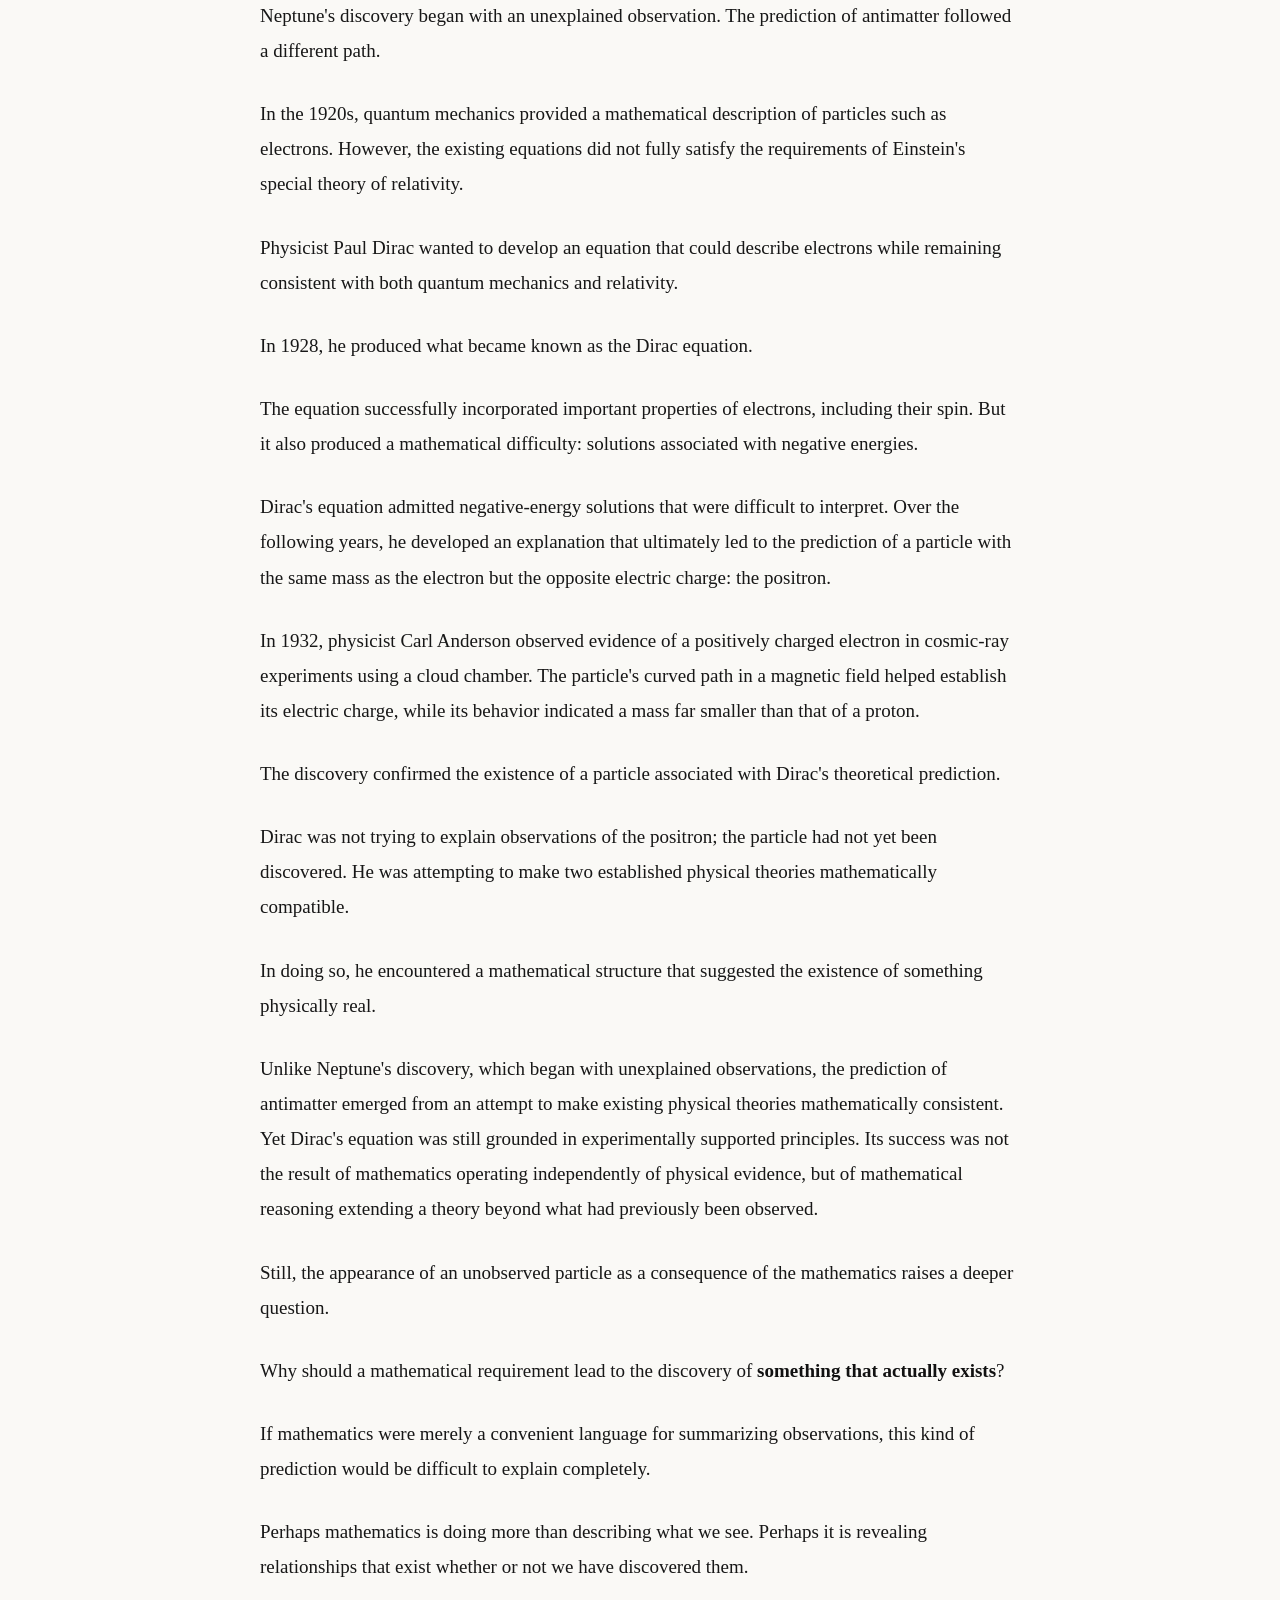
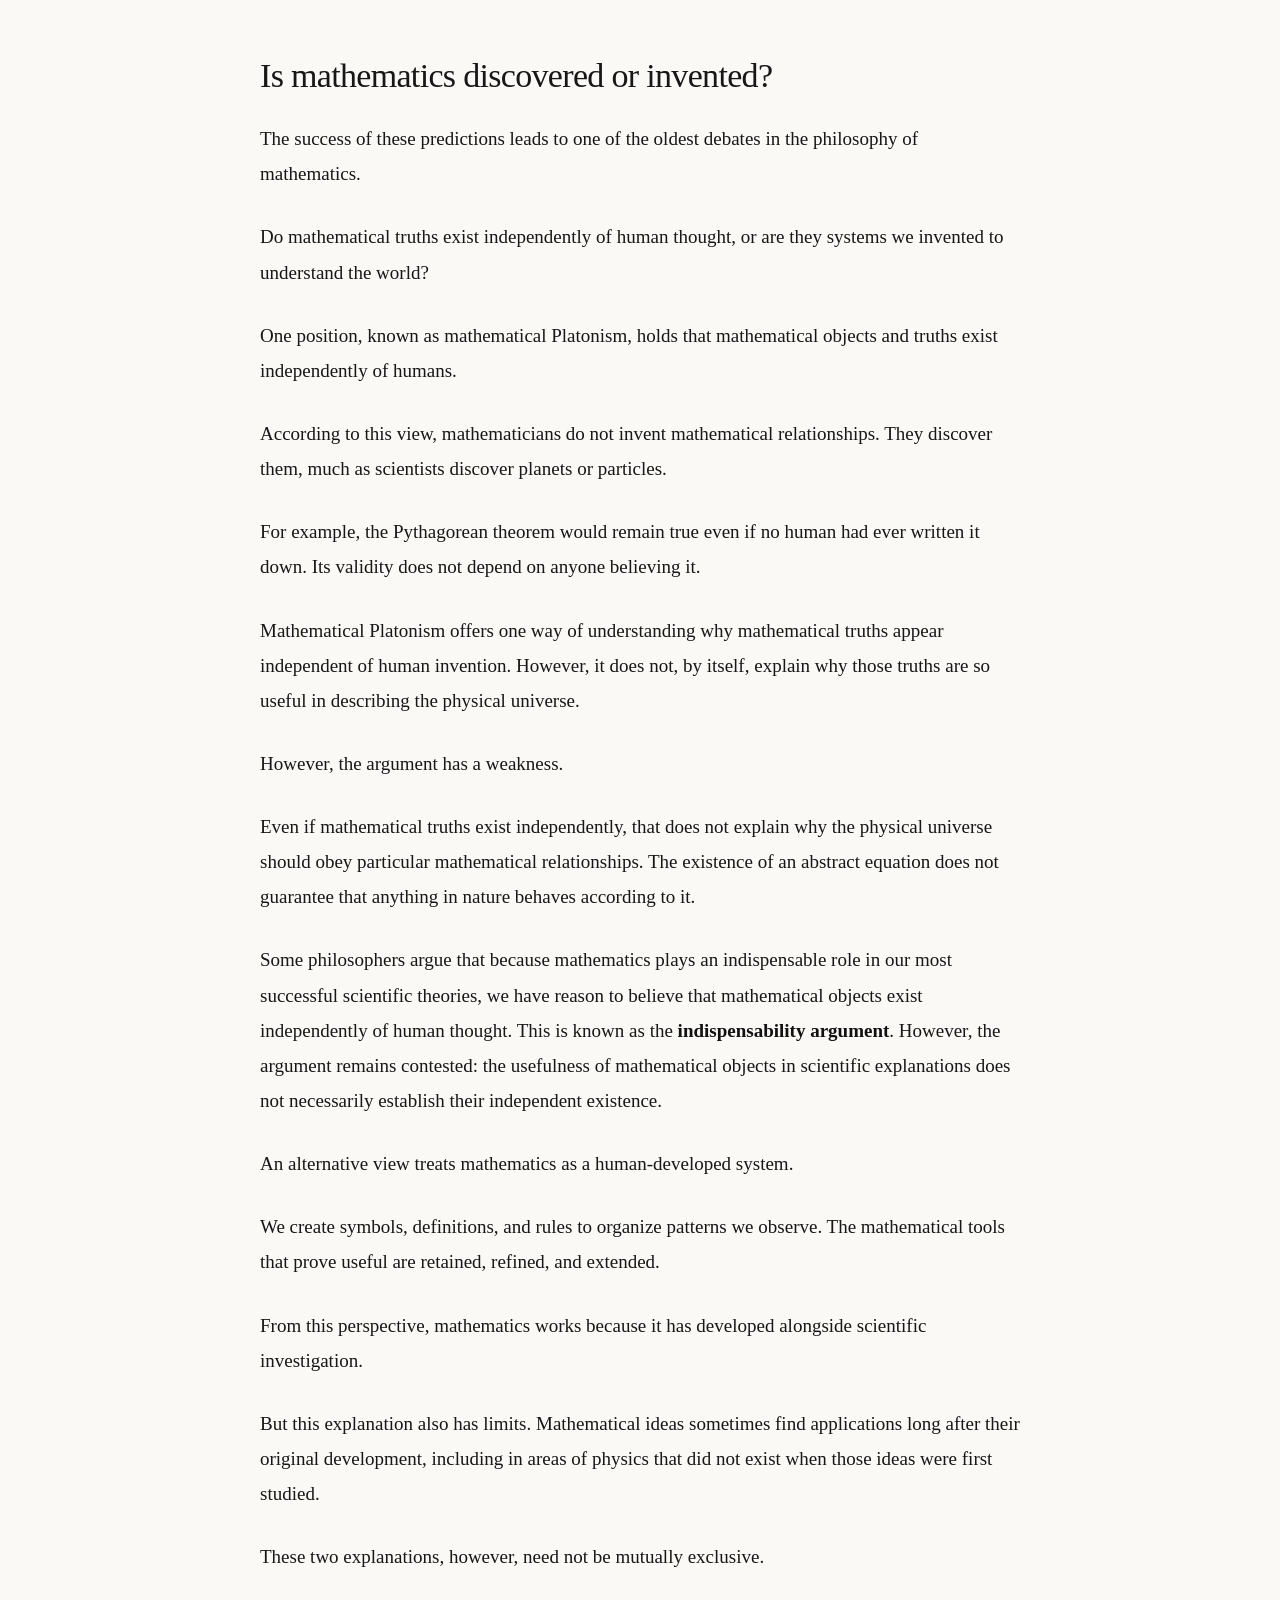
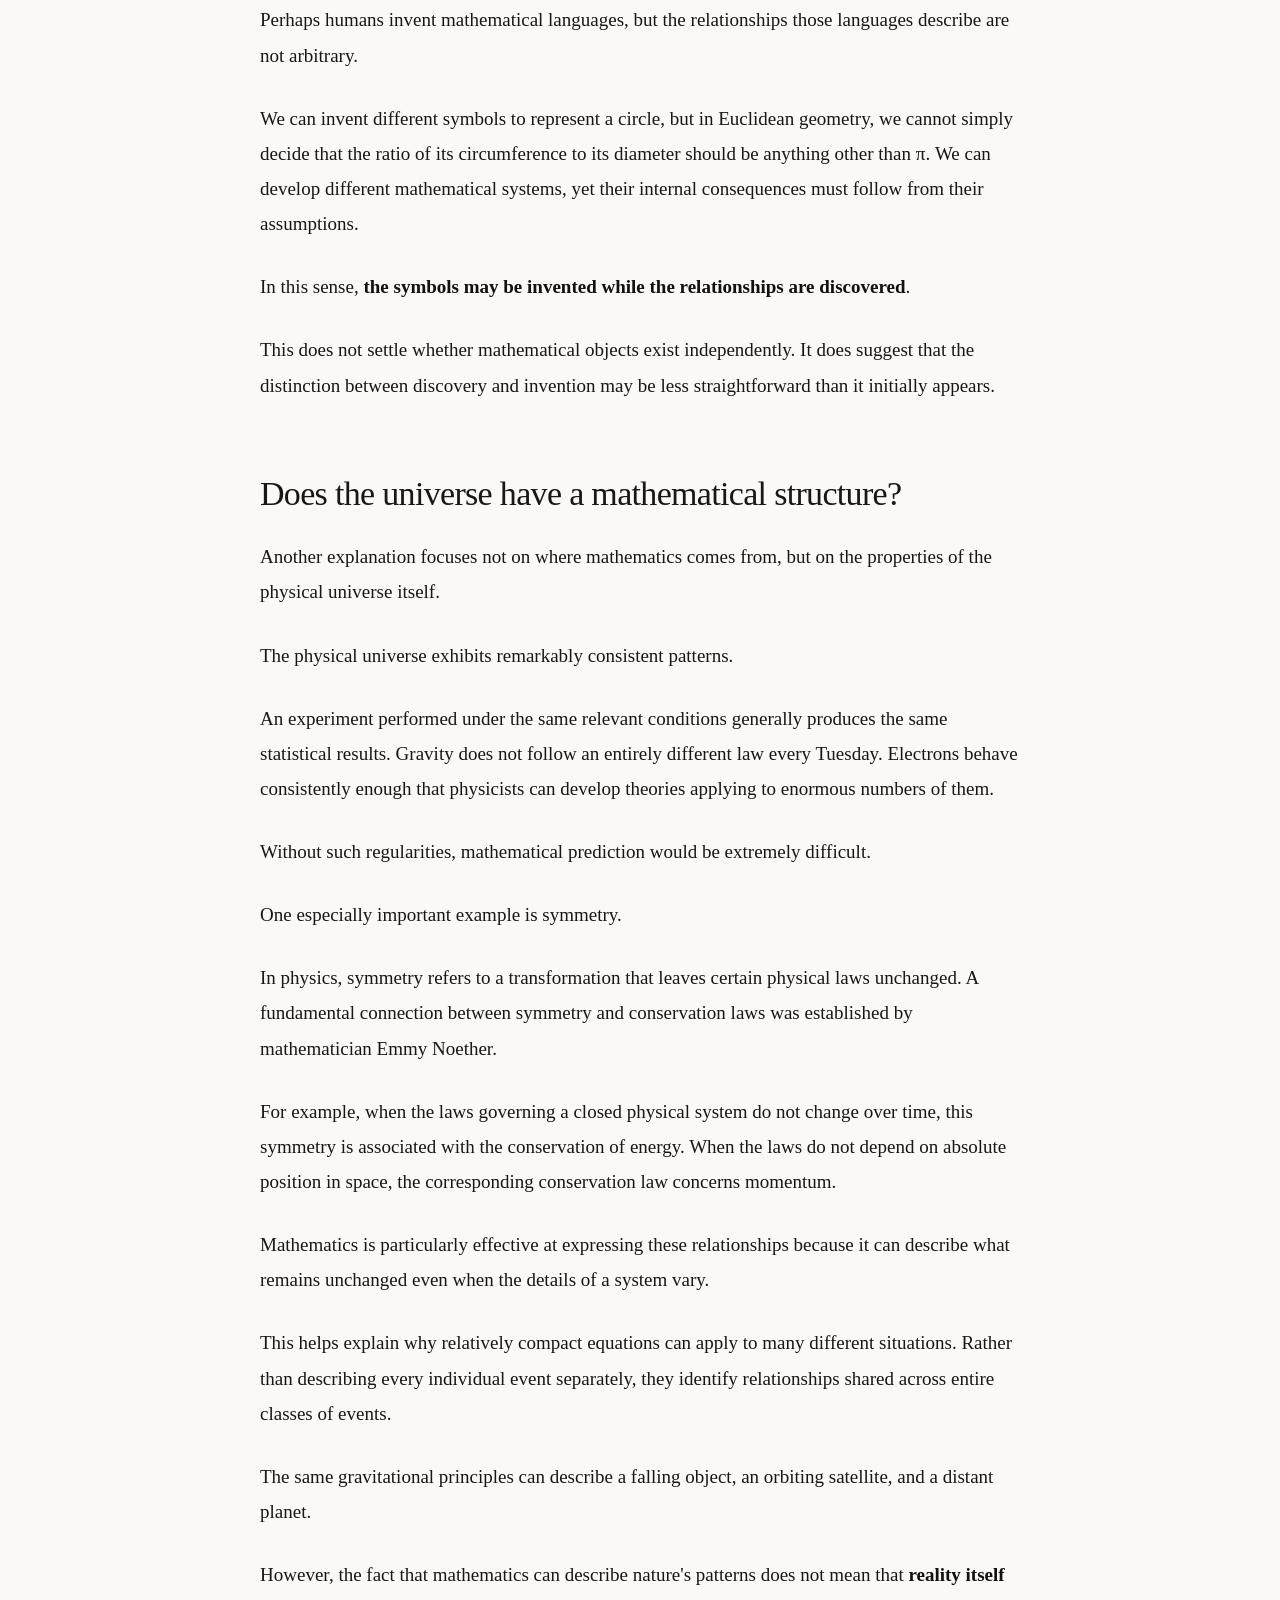
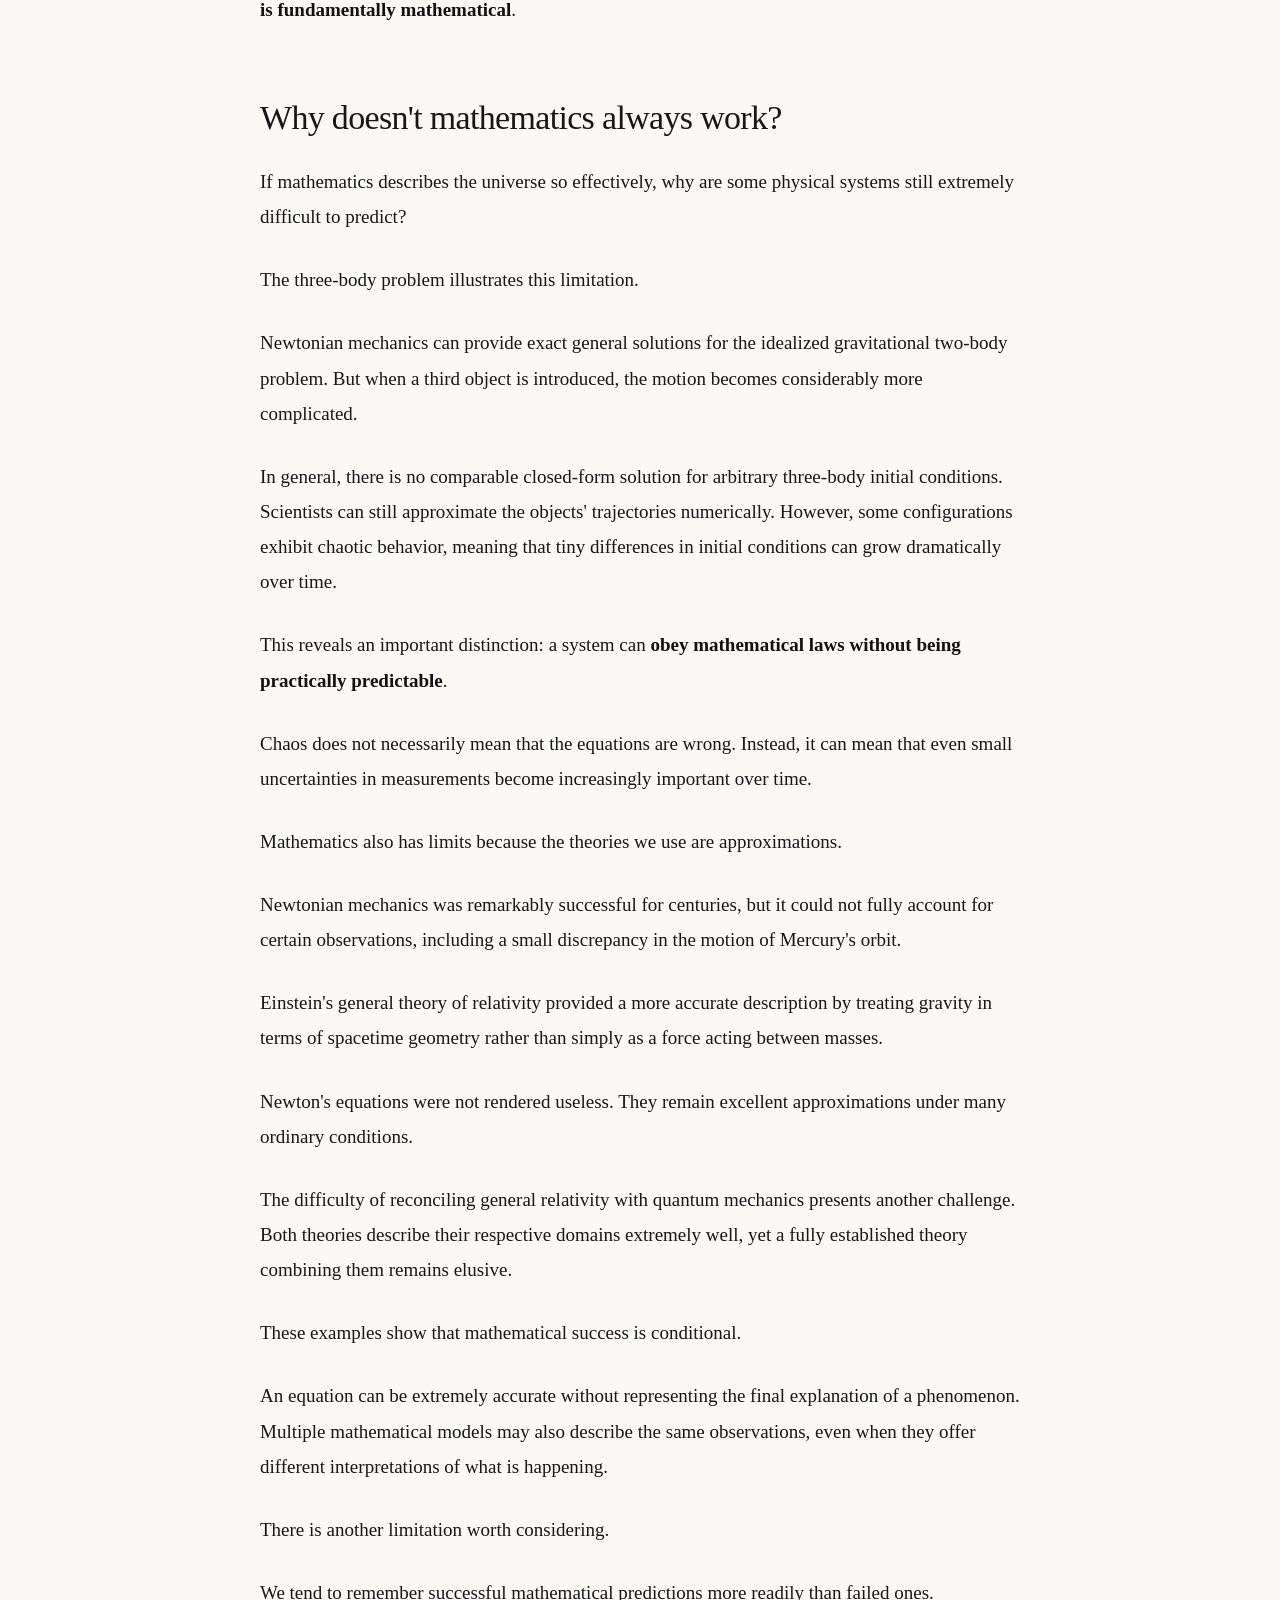
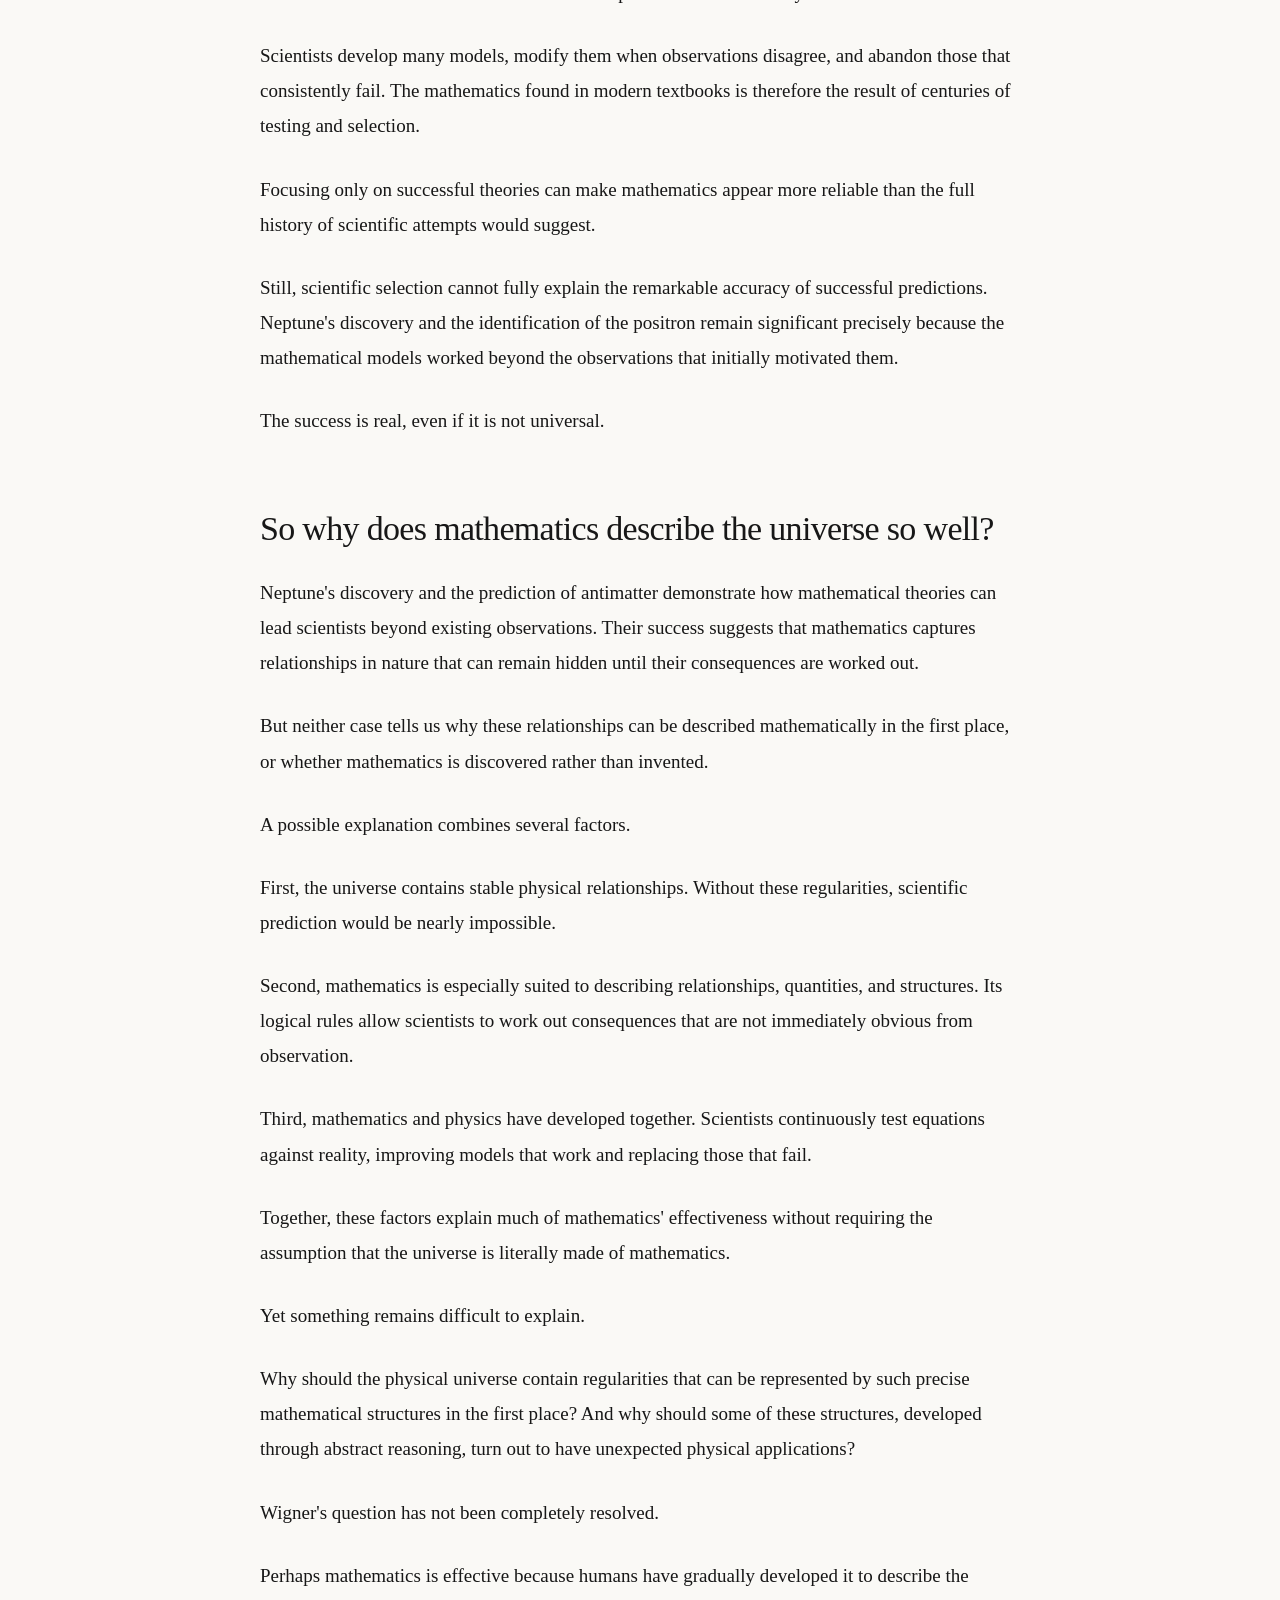
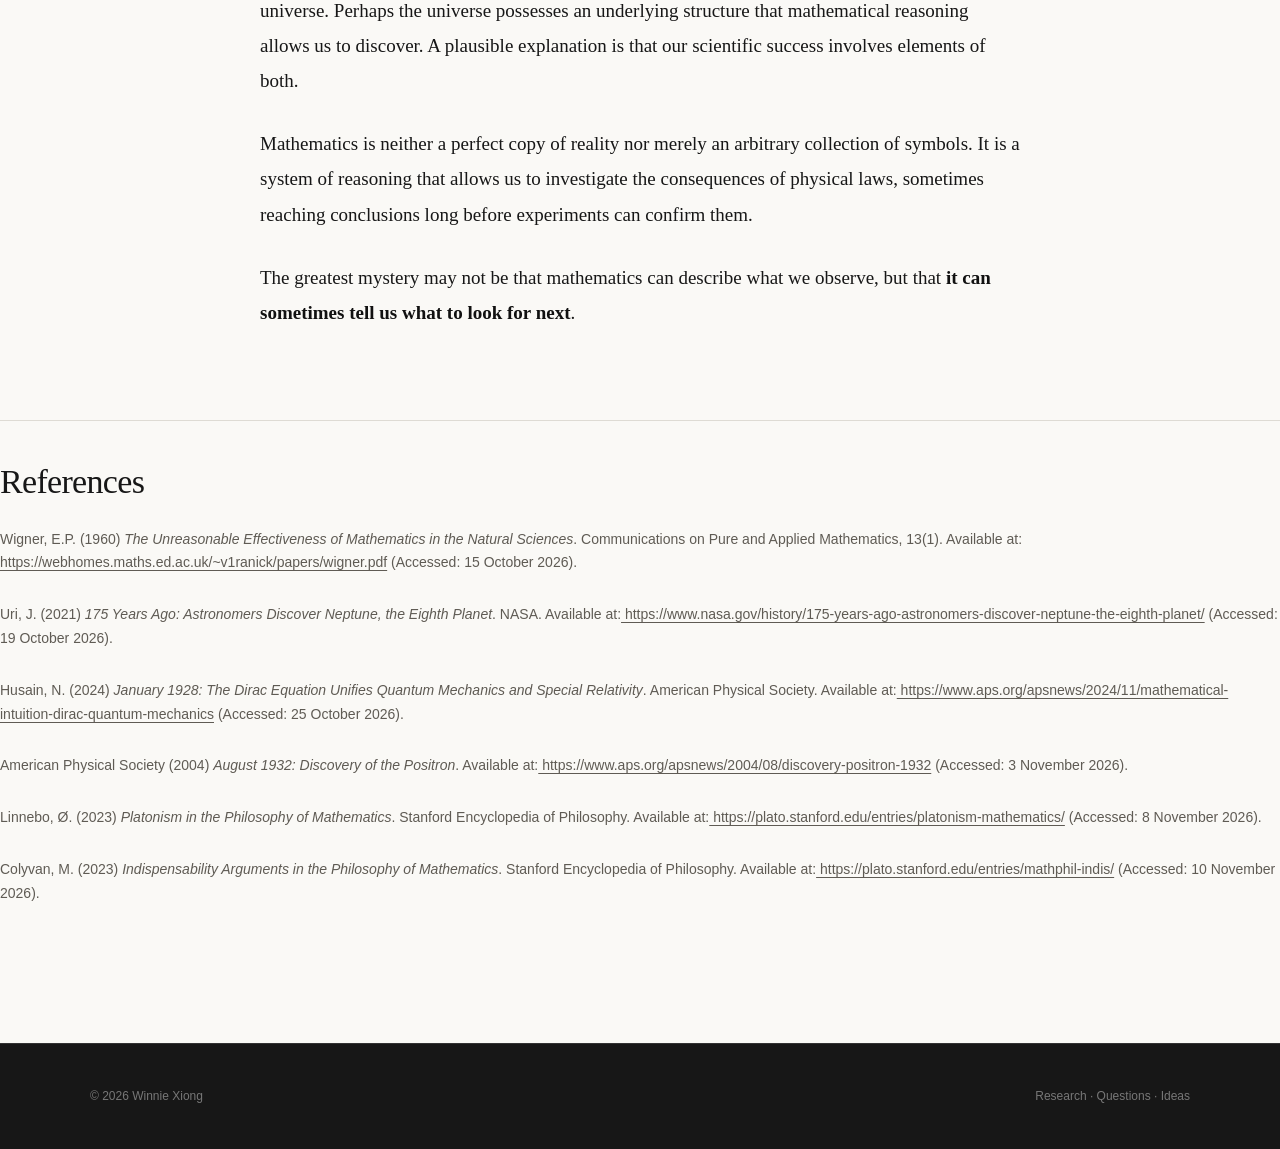
<file: articles/mathematics.html>
<!DOCTYPE html>
<html lang="en">
<head>
  <meta charset="UTF-8">
  <meta name="viewport" content="width=device-width, initial-scale=1.0">
  <meta name="description" content="Why do abstract mathematical equations describe the physical universe so accurately? An exploration of Neptune, antimatter, and the philosophy of mathematics.">
  <title>Why Is Mathematics So Effective at Describing the Physical Universe? | Winnie Xiong</title>
  <link rel="stylesheet" href="../style.css">
  <style>
    .article-header { padding: 105px 0 70px; border-bottom: 1px solid #e2dfd8; }
    .article-container { max-width: 760px; margin: 0 auto; }
    .back-link { display: inline-block; margin-bottom: 55px; color: #666; font-size: 13px; text-decoration: none; }
    .back-link:hover { color: #111; }
    .article-header h1 { margin: 16px 0 28px; font-family: Georgia, "Times New Roman", serif; font-size: clamp(46px, 7vw, 74px); font-weight: 400; line-height: 1.05; letter-spacing: -0.045em; }
    .article-subtitle { max-width: 680px; color: #64615b; font-family: Georgia, serif; font-size: 21px; line-height: 1.6; }
    .article-meta { margin-top: 35px; color: #888; font-size: 13px; }
    .article-views { display: flex; align-items: center; gap: 7px; margin: 12px 0 0; color: #888; font-size: 13px; line-height: 1.5; }
    .article-views svg { flex: none; }
    .article-body { padding: 75px 0 110px; }
    .article-body p { margin: 0 0 28px; font-family: Georgia, "Times New Roman", serif; font-size: 19px; line-height: 1.85; }
    .article-body h2 { margin: 70px 0 24px; font-family: Georgia, "Times New Roman", serif; font-size: 34px; font-weight: 400; line-height: 1.25; letter-spacing: -0.02em; }
    .article-body strong { color: #111; }
    .question-block { margin: 50px 0; padding-left: 25px; border-left: 2px solid #222; }
    .question-block p { margin: 8px 0; font-size: 22px; font-style: italic; }
    .references { margin-top: 90px; padding-top: 40px; border-top: 1px solid #dedbd4; }
    .references h2 { margin-top: 0; }
    .references p { color: #5f5b54; font-family: Inter, -apple-system, BlinkMacSystemFont, "Segoe UI", sans-serif; font-size: 14px; line-height: 1.7; }
    .references a { text-decoration-thickness: 1px; text-underline-offset: 3px; overflow-wrap: anywhere; }
    .math-equation { margin: 35px auto 38px; display: flex; align-items: center; justify-content: center; gap: .3em; font-family: Georgia, "Times New Roman", serif; font-size: 32px; }
    .math-frac { display: inline-flex; flex-direction: column; text-align: center; vertical-align: middle; line-height: 1.3; font-size: .85em; }
    .math-frac > span:first-child { border-bottom: 1.5px solid currentColor; padding: 0 .25em .08em; }
    .math-frac > span:last-child { padding-top: .07em; }
    @media (max-width: 750px) { .article-container { width: calc(100% - 32px); } .article-header { padding-top: 75px; } .article-body p { font-size: 18px; } }
  </style>
</head>
<body>
  <header class="site-header">
    <div class="container nav-container">
      <a class="logo" href="../index.html">WX</a>
      <nav>
        <a href="../index.html#research">Research</a>
        <a href="../index.html#about">About</a>
      </nav>
    </div>
  </header>
  <main>
    <header class="article-header">
      <div class="article-container">
        <a class="back-link" href="../index.html">← All research</a>
        <p class="eyebrow">Mathematics · Physics · Philosophy of Science</p>
        <h1>Why Is Mathematics So Effective at Describing the Physical Universe?</h1>
        <p class="article-subtitle">From the orbits of distant planets to the existence of particles once thought impossible, mathematics has repeatedly predicted features of the universe before scientists could observe them. Why should abstract equations describe physical reality so accurately?</p>
        <p class="article-meta">Winnie Xiong · 14 min read · <time datetime="2026-11-12">November 12, 2026</time></p>
        <p class="article-views" aria-label="Article page views">
          <svg aria-hidden="true" width="14" height="14" viewBox="0 0 24 24" fill="none" stroke="currentColor" stroke-width="1.7" stroke-linecap="round" stroke-linejoin="round">
            <path d="M2 12s3.5-7 10-7 10 7 10 7-3.5 7-10 7S2 12 2 12Z"></path>
            <circle cx="12" cy="12" r="3"></circle>
          </svg>
          <span id="article-views-count">— views</span>
        </p>
      </div>
    </header>
    <article class="article-body">
      <div class="article-container">
<p>A planet moves through space according to equations written centuries ago. Mathematical reasoning predicts the existence of a particle years before experiments confirm it. Light, gravity, and the behavior of atoms can all be described using mathematical relationships.</p>
<p>These achievements are remarkable, but they raise a strange question: why should mathematics, a system of abstract ideas developed by humans, correspond so closely to the physical universe?</p>
<p>In 1960, physicist Eugene Wigner explored this problem in his essay <em>The Unreasonable Effectiveness of Mathematics in the Natural Sciences</em>. He observed that mathematical concepts often become useful in areas of physics far removed from those for which they were originally developed. More surprisingly, they sometimes describe nature with an accuracy that scientists had no reason to expect.</p>
<p>At first, the answer might seem straightforward. Scientists observe patterns in nature and develop equations to describe them. If an equation works, they keep it. If it fails, they replace it.</p>
<p>But this explanation becomes less satisfying when mathematics predicts something no one has observed.</p>
<p>Two discoveries illustrate this remarkable predictive power in different ways: the identification of Neptune through unexplained planetary motion, and the prediction of antimatter through the mathematical structure of quantum theory. In both cases, mathematical reasoning revealed something about the universe before direct experimental confirmation.</p>
<p>To understand why mathematics works so well, we need to distinguish between its ability to describe what we already know and its ability to <strong>reveal what we have not yet discovered</strong>.</p>
<h2>From observation to prediction</h2>
<p>Mathematics has long played a role in physics, but its importance grew as scientists began expressing physical laws through measurable relationships.</p>
<p>Galileo studied motion by investigating how quantities such as distance and time relate to one another. Johannes Kepler analyzed astronomical observations and established mathematical laws describing planetary orbits. Isaac Newton later showed that the same laws of motion and gravity that govern objects on Earth also explain how planets move through space.</p>
<p>Newton's gravitational law can be written as:</p>
<div class="math-equation" role="math" aria-label="F equals G times m one times m two divided by r squared"><i>F</i> = <i>G</i> <span class="math-frac"><span><i>m</i><sub>1</sub><i>m</i><sub>2</sub></span><span><i>r</i><sup>2</sup></span></span></div>

<p>Here, <em>F</em> represents the gravitational force between two objects, <em>m1</em> and <em>m2</em> represent their masses, <em>r</em> is the distance between their centers of mass, and <em>G</em> is the gravitational constant. The equation states that the gravitational force between two objects depends on their masses and the distance separating them.</p>
<p>What makes this equation powerful is not merely that it describes attraction. Combined with Newton's laws of motion, it allows scientists to calculate how objects will move under gravity.</p>
<p>Knowing that gravity keeps planets in orbit tells us <strong>why they move around the Sun, but not exactly how they move</strong>. Mathematics takes that explanation further, allowing us to calculate their orbital paths, determine how long they take to complete an orbit, and predict their positions in the future.</p>
<p>Mathematics allows physical theories not only to explain observed motion, but also to predict what will happen next.</p>
<p>A model that accurately describes known observations is useful. A model that correctly predicts an observation not used to construct it provides a <strong>much stronger test of the underlying theory</strong>.</p>
<p>Yet even a successful prediction does not prove that a theory is fundamentally true. It shows that the model captures something reliable about nature, at least under the conditions in which it has been tested.</p>
<h2>When an equation revealed a planet</h2>
<p>In the nineteenth century, astronomers noticed that Uranus was not moving exactly as Newtonian calculations predicted.</p>
<p>The differences were small, but persistent. If Newton's law of gravitation described planetary motion correctly, why did Uranus seem to depart from its expected orbit?</p>
<p>One possibility was that the theory itself was incomplete. Another was that an unknown planet was exerting a gravitational influence on Uranus.</p>
<p>French mathematician Urbain Le Verrier and British mathematician John Couch Adams independently investigated the second possibility.</p>
<p>Instead of searching the sky at random, they used the irregularities in Uranus's orbit to calculate where an unseen planet might be. Using Newtonian gravitation, they calculated where a distant planet might be located to produce the observed disturbances.</p>
<p>On September 23, 1846, astronomer Johann Gottfried Galle, working with Heinrich d'Arrest at the Berlin Observatory, identified Neptune within approximately one degree of Le Verrier's predicted position.</p>
<p>The result was extraordinary. Mathematics had not merely described an existing observation. It had helped scientists locate an object that had not previously been recognized as a planet.</p>
<p>Nevertheless, the prediction depended on several assumptions. Newton's gravitational law had to remain sufficiently accurate at great distances, the observations of Uranus had to be reliable, and the unexplained motion had to result from another gravitational source.</p>
<p>The prediction succeeded because the underlying assumptions accurately captured the relevant gravitational effects.</p>
<p>Neptune's discovery therefore demonstrated something important about mathematical physics: an equation can describe relationships between objects so reliably that the behavior of one object provides evidence for the existence of another.</p>
<p>But <strong>Neptune was not created by mathematics</strong>. It existed independently of the calculations.</p>
<p>The mathematics revealed its presence by identifying a physical relationship that astronomers could test.</p>
<p>This distinction matters. The success of the prediction suggests that mathematical models capture real patterns in the universe, but it does not necessarily mean that the universe itself is made of mathematics.</p>
<h2>When mathematics predicted antimatter</h2>
<p>Neptune's discovery began with an unexplained observation. The prediction of antimatter followed a different path.</p>
<p>In the 1920s, quantum mechanics provided a mathematical description of particles such as electrons. However, the existing equations did not fully satisfy the requirements of Einstein's special theory of relativity.</p>
<p>Physicist Paul Dirac wanted to develop an equation that could describe electrons while remaining consistent with both quantum mechanics and relativity.</p>
<p>In 1928, he produced what became known as the Dirac equation.</p>
<p>The equation successfully incorporated important properties of electrons, including their spin. But it also produced a mathematical difficulty: solutions associated with negative energies.</p>
<p>Dirac's equation admitted negative-energy solutions that were difficult to interpret. Over the following years, he developed an explanation that ultimately led to the prediction of a particle with the same mass as the electron but the opposite electric charge: the positron.</p>
<p>In 1932, physicist Carl Anderson observed evidence of a positively charged electron in cosmic-ray experiments using a cloud chamber. The particle's curved path in a magnetic field helped establish its electric charge, while its behavior indicated a mass far smaller than that of a proton.</p>
<p>The discovery confirmed the existence of a particle associated with Dirac's theoretical prediction.</p>
<p>Dirac was not trying to explain observations of the positron; the particle had not yet been discovered. He was attempting to make two established physical theories mathematically compatible.</p>
<p>In doing so, he encountered a mathematical structure that suggested the existence of something physically real.</p>
<p>Unlike Neptune's discovery, which began with unexplained observations, the prediction of antimatter emerged from an attempt to make existing physical theories mathematically consistent. Yet Dirac's equation was still grounded in experimentally supported principles. Its success was not the result of mathematics operating independently of physical evidence, but of mathematical reasoning extending a theory beyond what had previously been observed.</p>
<p>Still, the appearance of an unobserved particle as a consequence of the mathematics raises a deeper question.</p>
<p>Why should a mathematical requirement lead to the discovery of <strong>something that actually exists</strong>?</p>
<p>If mathematics were merely a convenient language for summarizing observations, this kind of prediction would be difficult to explain completely.</p>
<p>Perhaps mathematics is doing more than describing what we see. Perhaps it is revealing relationships that exist whether or not we have discovered them.</p>
<h2>Is mathematics discovered or invented?</h2>
<p>The success of these predictions leads to one of the oldest debates in the philosophy of mathematics.</p>
<p>Do mathematical truths exist independently of human thought, or are they systems we invented to understand the world?</p>
<p>One position, known as mathematical Platonism, holds that mathematical objects and truths exist independently of humans.</p>
<p>According to this view, mathematicians do not invent mathematical relationships. They discover them, much as scientists discover planets or particles.</p>
<p>For example, the Pythagorean theorem would remain true even if no human had ever written it down. Its validity does not depend on anyone believing it.</p>
<p>Mathematical Platonism offers one way of understanding why mathematical truths appear independent of human invention. However, it does not, by itself, explain why those truths are so useful in describing the physical universe.</p>
<p>However, the argument has a weakness.</p>
<p>Even if mathematical truths exist independently, that does not explain why the physical universe should obey particular mathematical relationships. The existence of an abstract equation does not guarantee that anything in nature behaves according to it.</p>
<p>Some philosophers argue that because mathematics plays an indispensable role in our most successful scientific theories, we have reason to believe that mathematical objects exist independently of human thought. This is known as the <strong>indispensability argument</strong>. However, the argument remains contested: the usefulness of mathematical objects in scientific explanations does not necessarily establish their independent existence.</p>
<p>An alternative view treats mathematics as a human-developed system.</p>
<p>We create symbols, definitions, and rules to organize patterns we observe. The mathematical tools that prove useful are retained, refined, and extended.</p>
<p>From this perspective, mathematics works because it has developed alongside scientific investigation.</p>
<p>But this explanation also has limits. Mathematical ideas sometimes find applications long after their original development, including in areas of physics that did not exist when those ideas were first studied.</p>
<p>These two explanations, however, need not be mutually exclusive.</p>
<p>Perhaps humans invent mathematical languages, but the relationships those languages describe are not arbitrary.</p>
<p>We can invent different symbols to represent a circle, but in Euclidean geometry, we cannot simply decide that the ratio of its circumference to its diameter should be anything other than π. We can develop different mathematical systems, yet their internal consequences must follow from their assumptions.</p>
<p>In this sense, <strong>the symbols may be invented while the relationships are discovered</strong>.</p>
<p>This does not settle whether mathematical objects exist independently. It does suggest that the distinction between discovery and invention may be less straightforward than it initially appears.</p>
<h2>Does the universe have a mathematical structure?</h2>
<p>Another explanation focuses not on where mathematics comes from, but on the properties of the physical universe itself.</p>
<p>The physical universe exhibits remarkably consistent patterns.</p>
<p>An experiment performed under the same relevant conditions generally produces the same statistical results. Gravity does not follow an entirely different law every Tuesday. Electrons behave consistently enough that physicists can develop theories applying to enormous numbers of them.</p>
<p>Without such regularities, mathematical prediction would be extremely difficult.</p>
<p>One especially important example is symmetry.</p>
<p>In physics, symmetry refers to a transformation that leaves certain physical laws unchanged. A fundamental connection between symmetry and conservation laws was established by mathematician Emmy Noether.</p>
<p>For example, when the laws governing a closed physical system do not change over time, this symmetry is associated with the conservation of energy. When the laws do not depend on absolute position in space, the corresponding conservation law concerns momentum.</p>
<p>Mathematics is particularly effective at expressing these relationships because it can describe what remains unchanged even when the details of a system vary.</p>
<p>This helps explain why relatively compact equations can apply to many different situations. Rather than describing every individual event separately, they identify relationships shared across entire classes of events.</p>
<p>The same gravitational principles can describe a falling object, an orbiting satellite, and a distant planet.</p>
<p>However, the fact that mathematics can describe nature's patterns does not mean that <strong>reality itself is fundamentally mathematical</strong>.</p>
<h2>Why doesn't mathematics always work?</h2>
<p>If mathematics describes the universe so effectively, why are some physical systems still extremely difficult to predict?</p>
<p>The three-body problem illustrates this limitation.</p>
<p>Newtonian mechanics can provide exact general solutions for the idealized gravitational two-body problem. But when a third object is introduced, the motion becomes considerably more complicated.</p>
<p>In general, there is no comparable closed-form solution for arbitrary three-body initial conditions. Scientists can still approximate the objects' trajectories numerically. However, some configurations exhibit chaotic behavior, meaning that tiny differences in initial conditions can grow dramatically over time.</p>
<p>This reveals an important distinction: a system can <strong>obey mathematical laws without being practically predictable</strong>.</p>
<p>Chaos does not necessarily mean that the equations are wrong. Instead, it can mean that even small uncertainties in measurements become increasingly important over time.</p>
<p>Mathematics also has limits because the theories we use are approximations.</p>
<p>Newtonian mechanics was remarkably successful for centuries, but it could not fully account for certain observations, including a small discrepancy in the motion of Mercury's orbit.</p>
<p>Einstein's general theory of relativity provided a more accurate description by treating gravity in terms of spacetime geometry rather than simply as a force acting between masses.</p>
<p>Newton's equations were not rendered useless. They remain excellent approximations under many ordinary conditions.</p>
<p>The difficulty of reconciling general relativity with quantum mechanics presents another challenge. Both theories describe their respective domains extremely well, yet a fully established theory combining them remains elusive.</p>
<p>These examples show that mathematical success is conditional.</p>
<p>An equation can be extremely accurate without representing the final explanation of a phenomenon. Multiple mathematical models may also describe the same observations, even when they offer different interpretations of what is happening.</p>
<p>There is another limitation worth considering.</p>
<p>We tend to remember successful mathematical predictions more readily than failed ones.</p>
<p>Scientists develop many models, modify them when observations disagree, and abandon those that consistently fail. The mathematics found in modern textbooks is therefore the result of centuries of testing and selection.</p>
<p>Focusing only on successful theories can make mathematics appear more reliable than the full history of scientific attempts would suggest.</p>
<p>Still, scientific selection cannot fully explain the remarkable accuracy of successful predictions. Neptune's discovery and the identification of the positron remain significant precisely because the mathematical models worked beyond the observations that initially motivated them.</p>
<p>The success is real, even if it is not universal.</p>
<h2>So why does mathematics describe the universe so well?</h2>
<p>Neptune's discovery and the prediction of antimatter demonstrate how mathematical theories can lead scientists beyond existing observations. Their success suggests that mathematics captures relationships in nature that can remain hidden until their consequences are worked out.</p>
<p>But neither case tells us why these relationships can be described mathematically in the first place, or whether mathematics is discovered rather than invented.</p>
<p>A possible explanation combines several factors.</p>
<p>First, the universe contains stable physical relationships. Without these regularities, scientific prediction would be nearly impossible.</p>
<p>Second, mathematics is especially suited to describing relationships, quantities, and structures. Its logical rules allow scientists to work out consequences that are not immediately obvious from observation.</p>
<p>Third, mathematics and physics have developed together. Scientists continuously test equations against reality, improving models that work and replacing those that fail.</p>
<p>Together, these factors explain much of mathematics' effectiveness without requiring the assumption that the universe is literally made of mathematics.</p>
<p>Yet something remains difficult to explain.</p>
<p>Why should the physical universe contain regularities that can be represented by such precise mathematical structures in the first place? And why should some of these structures, developed through abstract reasoning, turn out to have unexpected physical applications?</p>
<p>Wigner's question has not been completely resolved.</p>
<p>Perhaps mathematics is effective because humans have gradually developed it to describe the universe. Perhaps the universe possesses an underlying structure that mathematical reasoning allows us to discover. A plausible explanation is that our scientific success involves elements of both.</p>
<p>Mathematics is neither a perfect copy of reality nor merely an arbitrary collection of symbols. It is a system of reasoning that allows us to investigate the consequences of physical laws, sometimes reaching conclusions long before experiments can confirm them.</p>
<p>The greatest mystery may not be that mathematics can describe what we observe, but that <strong>it can sometimes tell us what to look for next</strong>.</p>
</div><section class="references"><h2>References</h2>
<p>Wigner, E.P. (1960) <em>The Unreasonable Effectiveness of Mathematics in the Natural Sciences</em>. Communications on Pure and Applied Mathematics, 13(1). Available at:<a href="https://webhomes.maths.ed.ac.uk/~v1ranick/papers/wigner.pdf"> https://webhomes.maths.ed.ac.uk/~v1ranick/papers/wigner.pdf</a> (Accessed: 15 October 2026).</p>
<p>Uri, J. (2021) <em>175 Years Ago: Astronomers Discover Neptune, the Eighth Planet</em>. NASA. Available at:<a href="https://www.nasa.gov/history/175-years-ago-astronomers-discover-neptune-the-eighth-planet/"> https://www.nasa.gov/history/175-years-ago-astronomers-discover-neptune-the-eighth-planet/</a> (Accessed: 19 October 2026).</p>
<p>Husain, N. (2024) <em>January 1928: The Dirac Equation Unifies Quantum Mechanics and Special Relativity</em>. American Physical Society. Available at:<a href="https://www.aps.org/apsnews/2024/11/mathematical-intuition-dirac-quantum-mechanics"> https://www.aps.org/apsnews/2024/11/mathematical-intuition-dirac-quantum-mechanics</a> (Accessed: 25 October 2026).</p>
<p>American Physical Society (2004) <em>August 1932: Discovery of the Positron</em>. Available at:<a href="https://www.aps.org/apsnews/2004/08/discovery-positron-1932"> https://www.aps.org/apsnews/2004/08/discovery-positron-1932</a> (Accessed: 3 November 2026).</p>
<p>Linnebo, Ø. (2023) <em>Platonism in the Philosophy of Mathematics</em>. Stanford Encyclopedia of Philosophy. Available at:<a href="https://plato.stanford.edu/entries/platonism-mathematics/"> https://plato.stanford.edu/entries/platonism-mathematics/</a> (Accessed: 8 November 2026).</p>
<p>Colyvan, M. (2023) <em>Indispensability Arguments in the Philosophy of Mathematics</em>. Stanford Encyclopedia of Philosophy. Available at:<a href="https://plato.stanford.edu/entries/mathphil-indis/"> https://plato.stanford.edu/entries/mathphil-indis/</a> (Accessed: 10 November 2026).</p>
</section>
      </div>
    </article>
  </main>
  <footer>
    <div class="container footer-content">
      <p>© 2026 Winnie Xiong</p>
      <p>Research · Questions · Ideas</p>
    </div>
  </footer>
  <script data-goatcounter="https://wxresearch.goatcounter.com/count" async src="https://gc.zgo.at/count.js"></script>
  <script>
    window.addEventListener("load", async function () {
      const counter = document.getElementById("article-views-count");
      if (!counter) return;
      try {
        const path = window.location.pathname;
        const endpoint = "https://wxresearch.goatcounter.com/counter/" + encodeURIComponent(path) + ".json";
        const response = await fetch(endpoint);
        if (!response.ok) throw new Error("View count unavailable");
        const data = await response.json();
        if (data.count == null) throw new Error("Missing view count");
        counter.textContent = data.count + " views";
      } catch (error) {
        counter.closest(".article-views").hidden = true;
      }
    });
  </script>
</body>
</html>
</file>
<file: style.css>
/* ------------------------------
   Base
------------------------------ */

* {
  box-sizing: border-box;
}

html {
  scroll-behavior: smooth;
}

body {
  margin: 0;
  background: #faf9f6;
  color: #171717;

  font-family:
    Inter,
    -apple-system,
    BlinkMacSystemFont,
    "Segoe UI",
    sans-serif;

  line-height: 1.7;
}

a {
  color: inherit;
}

.container {
  width: min(1100px, calc(100% - 48px));
  margin: 0 auto;
}


/* ------------------------------
   Navigation
------------------------------ */

.site-header {
  background: rgba(250, 249, 246, 0.92);
  border-bottom: 1px solid #e8e5df;
  position: sticky;
  top: 0;
  z-index: 10;
  backdrop-filter: blur(12px);
}

.nav-container {
  height: 72px;

  display: flex;
  align-items: center;
  justify-content: space-between;
}

.logo {
  width: 38px;
  height: 38px;

  display: flex;
  align-items: center;
  justify-content: center;

  border: 1px solid #171717;
  border-radius: 50%;

  font-family: Georgia, serif;
  font-weight: bold;

  text-decoration: none;
}

nav {
  display: flex;
  gap: 30px;
}

nav a {
  color: #555;
  text-decoration: none;
  font-size: 14px;
}

nav a:hover {
  color: #111;
}


/* ------------------------------
   Hero
------------------------------ */

.hero {
  padding: 130px 0 120px;
}

.hero-content {
  max-width: 850px;
}

.eyebrow {
  margin: 0 0 18px;

  color: #6f6a61;

  font-size: 12px;
  font-weight: 700;

  letter-spacing: 0.14em;
  text-transform: uppercase;
}

.hero h1 {
  margin: 0;

  font-family: Georgia, "Times New Roman", serif;
  font-weight: 400;

  font-size: clamp(60px, 9vw, 105px);
  line-height: 0.95;

  letter-spacing: -0.055em;
}

.hero-description {
  max-width: 680px;

  margin: 36px 0 36px;

  color: #555;

  font-family: Georgia, "Times New Roman", serif;
  font-size: 22px;
  line-height: 1.6;
}

.button {
  display: inline-block;

  padding: 12px 0;

  border-bottom: 1px solid #171717;

  font-size: 14px;
  font-weight: 600;

  text-decoration: none;
}


/* ------------------------------
   Sections
------------------------------ */

.section {
  padding: 100px 0;

  border-top: 1px solid #e2dfd8;
}

.section-heading {
  display: grid;

  grid-template-columns: 1fr 1fr;

  gap: 60px;

  margin-bottom: 55px;
}

.section-heading h2,
.about-grid h2 {
  margin: 0;

  font-family: Georgia, "Times New Roman", serif;
  font-size: 44px;
  font-weight: 400;

  letter-spacing: -0.025em;
}

.section-intro {
  max-width: 440px;

  margin: 30px 0 0;

  color: #666;

  font-size: 16px;
}


/* ------------------------------
   Research Cards
------------------------------ */

.research-grid {
  display: grid;

  grid-template-columns: repeat(2, minmax(0, 1fr));

  gap: 22px;
}

.card {
  min-height: 430px;

  padding: 32px;

  background: #ffffff;

  border: 1px solid #e3e0d9;
  border-radius: 4px;

  display: flex;
  flex-direction: column;

  transition:
    transform 0.2s ease,
    box-shadow 0.2s ease;
}

.card:hover {
  transform: translateY(-3px);

  box-shadow:
    0 12px 40px rgba(0, 0, 0, 0.06);
}

.featured-card {
  background: #f1efe8;
}

.card-top {
  display: flex;

  justify-content: space-between;
  align-items: center;

  margin-bottom: 50px;
}

.status {
  padding: 6px 10px;

  border-radius: 20px;

  font-size: 11px;
  font-weight: 700;

  letter-spacing: 0.05em;
  text-transform: uppercase;
}

.published {
  background: #dfe8dc;
  color: #31492e;
}

.progress {
  background: #ece7db;
  color: #72634d;
}

.number {
  color: #aaa;

  font-family: Georgia, serif;
  font-size: 15px;
}

.tags {
  display: flex;
  flex-wrap: wrap;

  gap: 8px;

  margin-bottom: 18px;
}

.tags span {
  color: #777;

  font-size: 12px;
}

.tags span:not(:last-child)::after {
  content: " ·";
}

.card h3 {
  margin: 0 0 20px;

  font-family: Georgia, "Times New Roman", serif;
  font-size: 30px;
  font-weight: 400;

  line-height: 1.25;
}

.card h3 a {
  text-decoration: none;
}

.card h3 a:hover {
  text-decoration: underline;
  text-decoration-thickness: 1px;
  text-underline-offset: 5px;
}

.card > p {
  margin: 0;

  color: #666;

  font-size: 15px;
}

.card-footer {
  margin-top: auto;
  padding-top: 40px;

  display: flex;
  justify-content: space-between;
  align-items: center;

  color: #888;

  font-size: 13px;
}

.read-link {
  color: #171717;

  font-weight: 600;

  text-decoration: none;
}

.coming-soon {
  color: #aaa;
}


/* ------------------------------
   About
------------------------------ */

.about-section {
  background: #171717;
  color: #f5f3ed;
}

.about-section .eyebrow {
  color: #aaa69c;
}

.about-grid {
  display: grid;

  grid-template-columns: 1fr 1fr;

  gap: 80px;
}

.about-text {
  color: #cac6bc;

  font-family: Georgia, "Times New Roman", serif;

  font-size: 18px;
}

.about-text p:first-child {
  margin-top: 0;
}


/* ------------------------------
   Footer
------------------------------ */

footer {
  background: #171717;
  color: #777;

  border-top: 1px solid #333;
}

.footer-content {
  padding: 30px 0;

  display: flex;
  justify-content: space-between;

  font-size: 12px;
}


/* ------------------------------
   Mobile
------------------------------ */

@media (max-width: 750px) {

  .container {
    width: min(100% - 32px, 1100px);
  }

  .hero {
    padding: 95px 0 85px;
  }

  .hero h1 {
    font-size: 58px;
  }

  .hero-description {
    font-size: 19px;
  }

  .section {
    padding: 75px 0;
  }

  .section-heading,
  .about-grid,
  .research-grid {
    grid-template-columns: 1fr;
  }

  .section-heading {
    gap: 5px;
  }

  .about-grid {
    gap: 40px;
  }

  .card {
    min-height: 390px;
  }

  nav {
    gap: 18px;
  }

  .footer-content {
    flex-direction: column;
    gap: 5px;
  }

}
</file>
